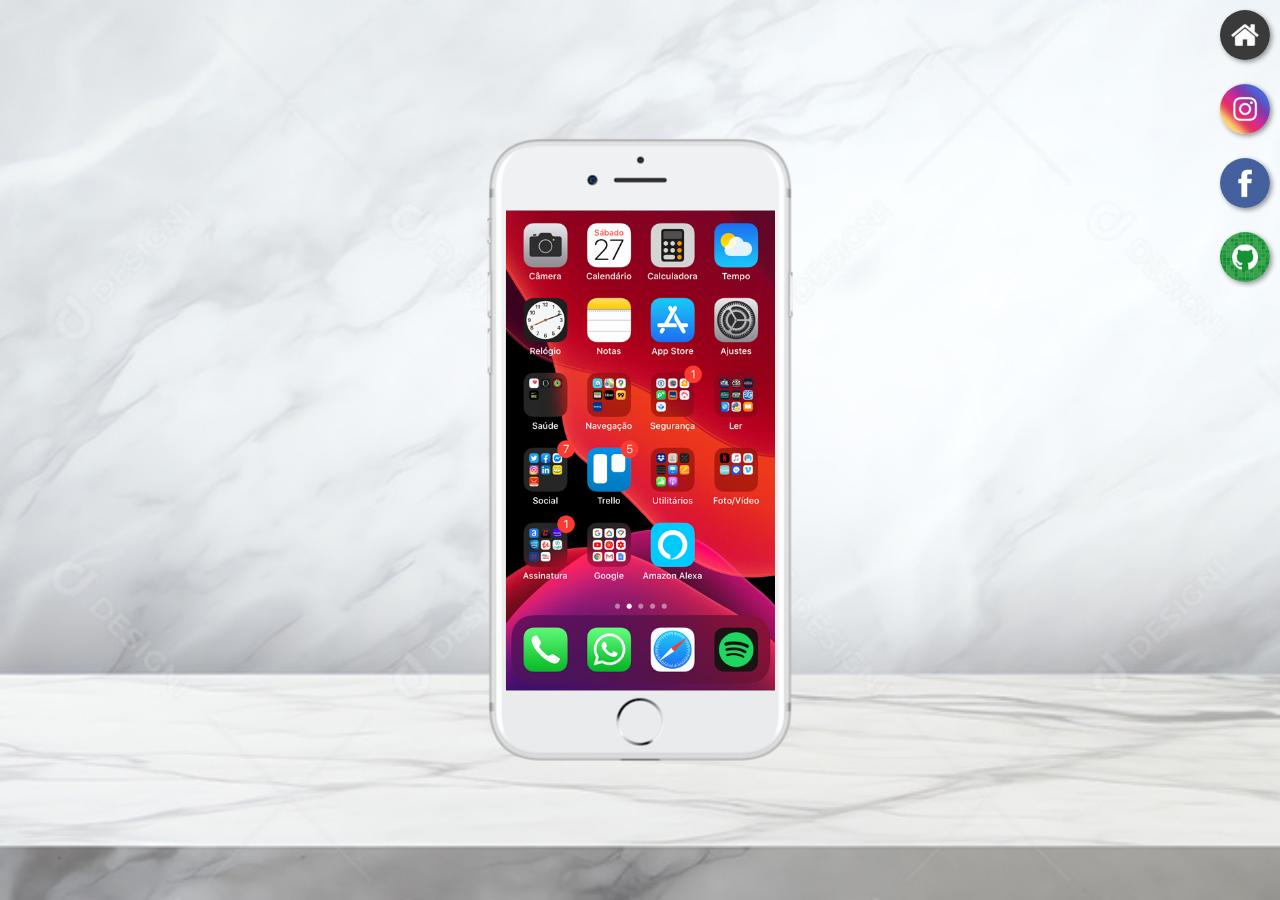
<file: index.html>
<!DOCTYPE html>
<html lang="pt-br">
<head>
    <meta charset="UTF-8">
    <meta name="viewport" content="width=device-width, initial-scale=1.0">
    <title>Projetos Redes Sociais</title>
    <link rel="shortcut icon" href="favicon.ico" type="image/x-icon">
    <link rel="stylesheet" href="estilos/style.css">
    
</head>

<body>
    <main>
        <section id="telefone">
            <iframe src="home.html" name="tela" id="tela">
                Seu navegar não possui compatibilidade com iframes.
            </iframe>

        </section>
        <section id="redes-sociais">
            <a href="#" target="tela"><img src="imagens/logo-home.jpg" alt=""></a><br>

            <a href="#" target="tela"><img src="imagens/logo-instagram.jpg" alt=""></a><br>

            <a href="#" target="tela"><img src="imagens/logo-facebook.jpg" alt=""></a><br>
            
            <a href="#" target="tela"><img src="imagens/logo-github.jpg" alt=""></a><br>

        </section>

    </main>
</body>
</html>
</file>
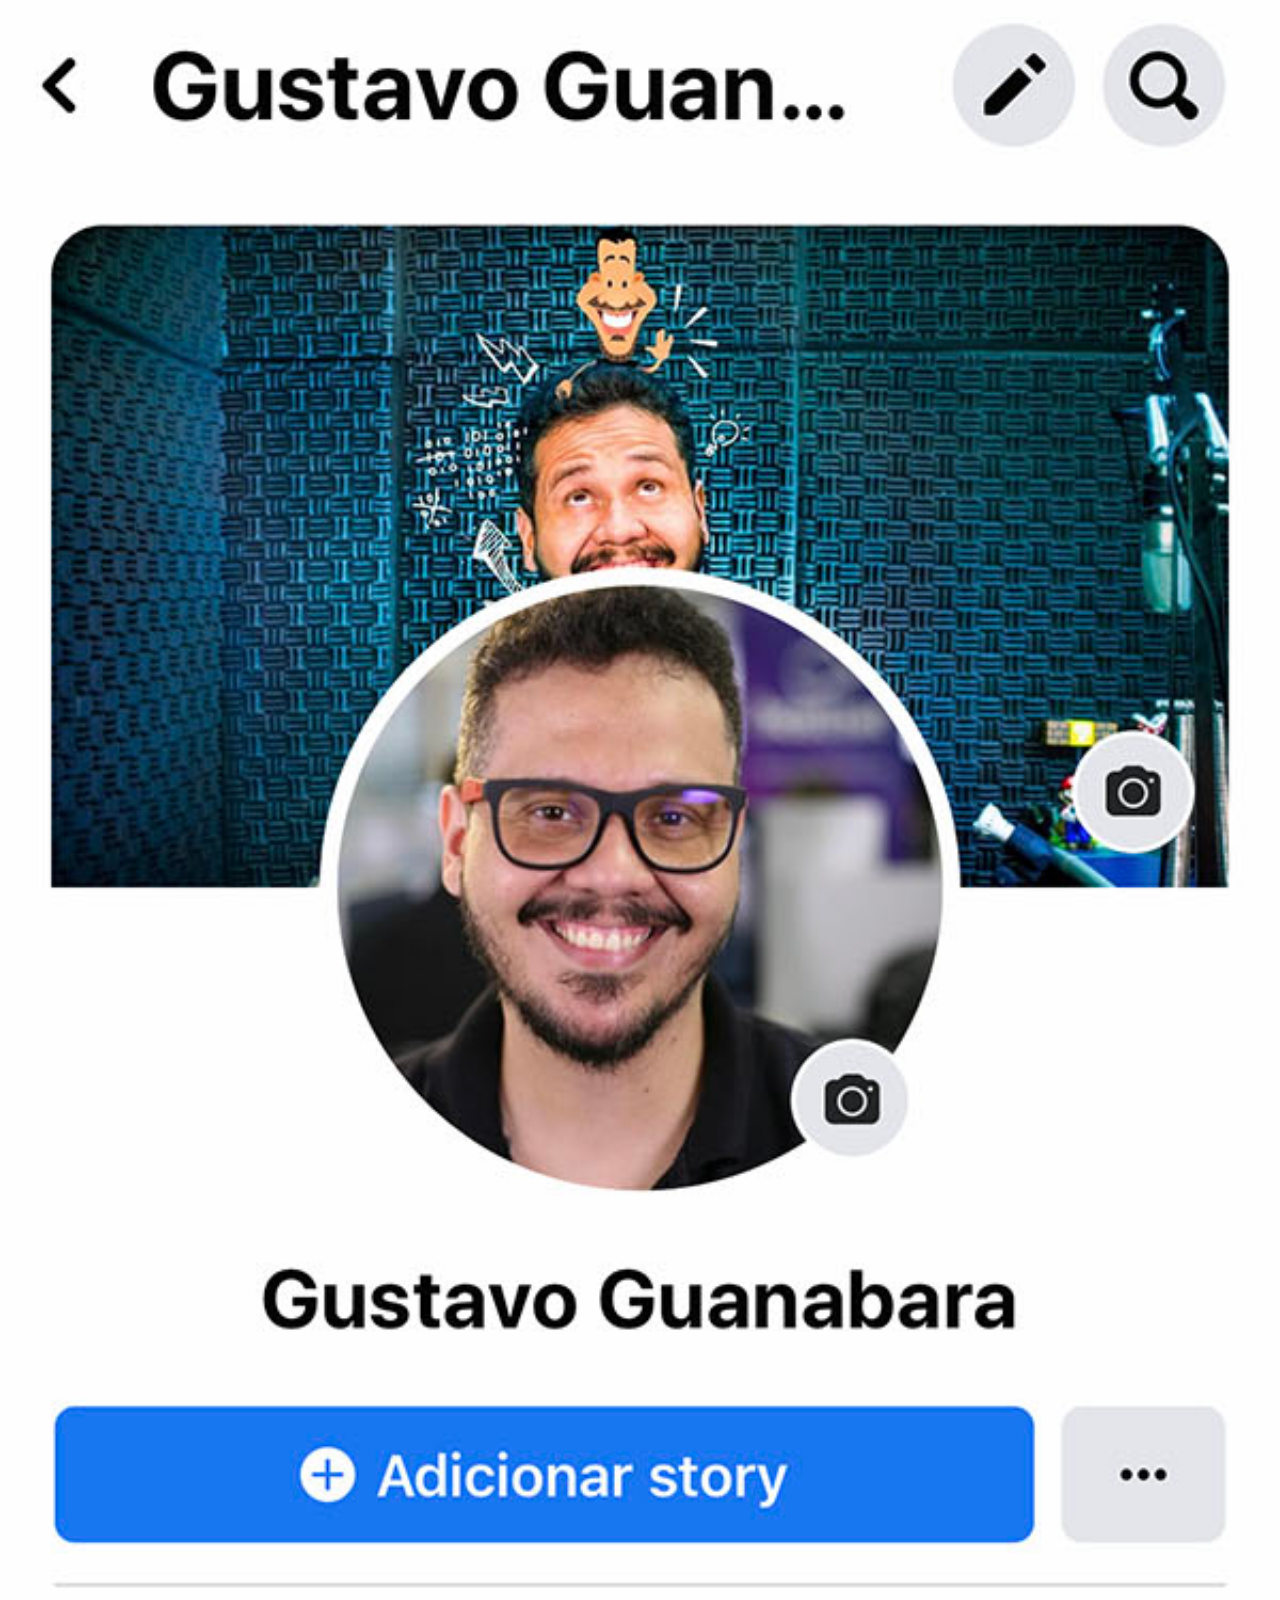
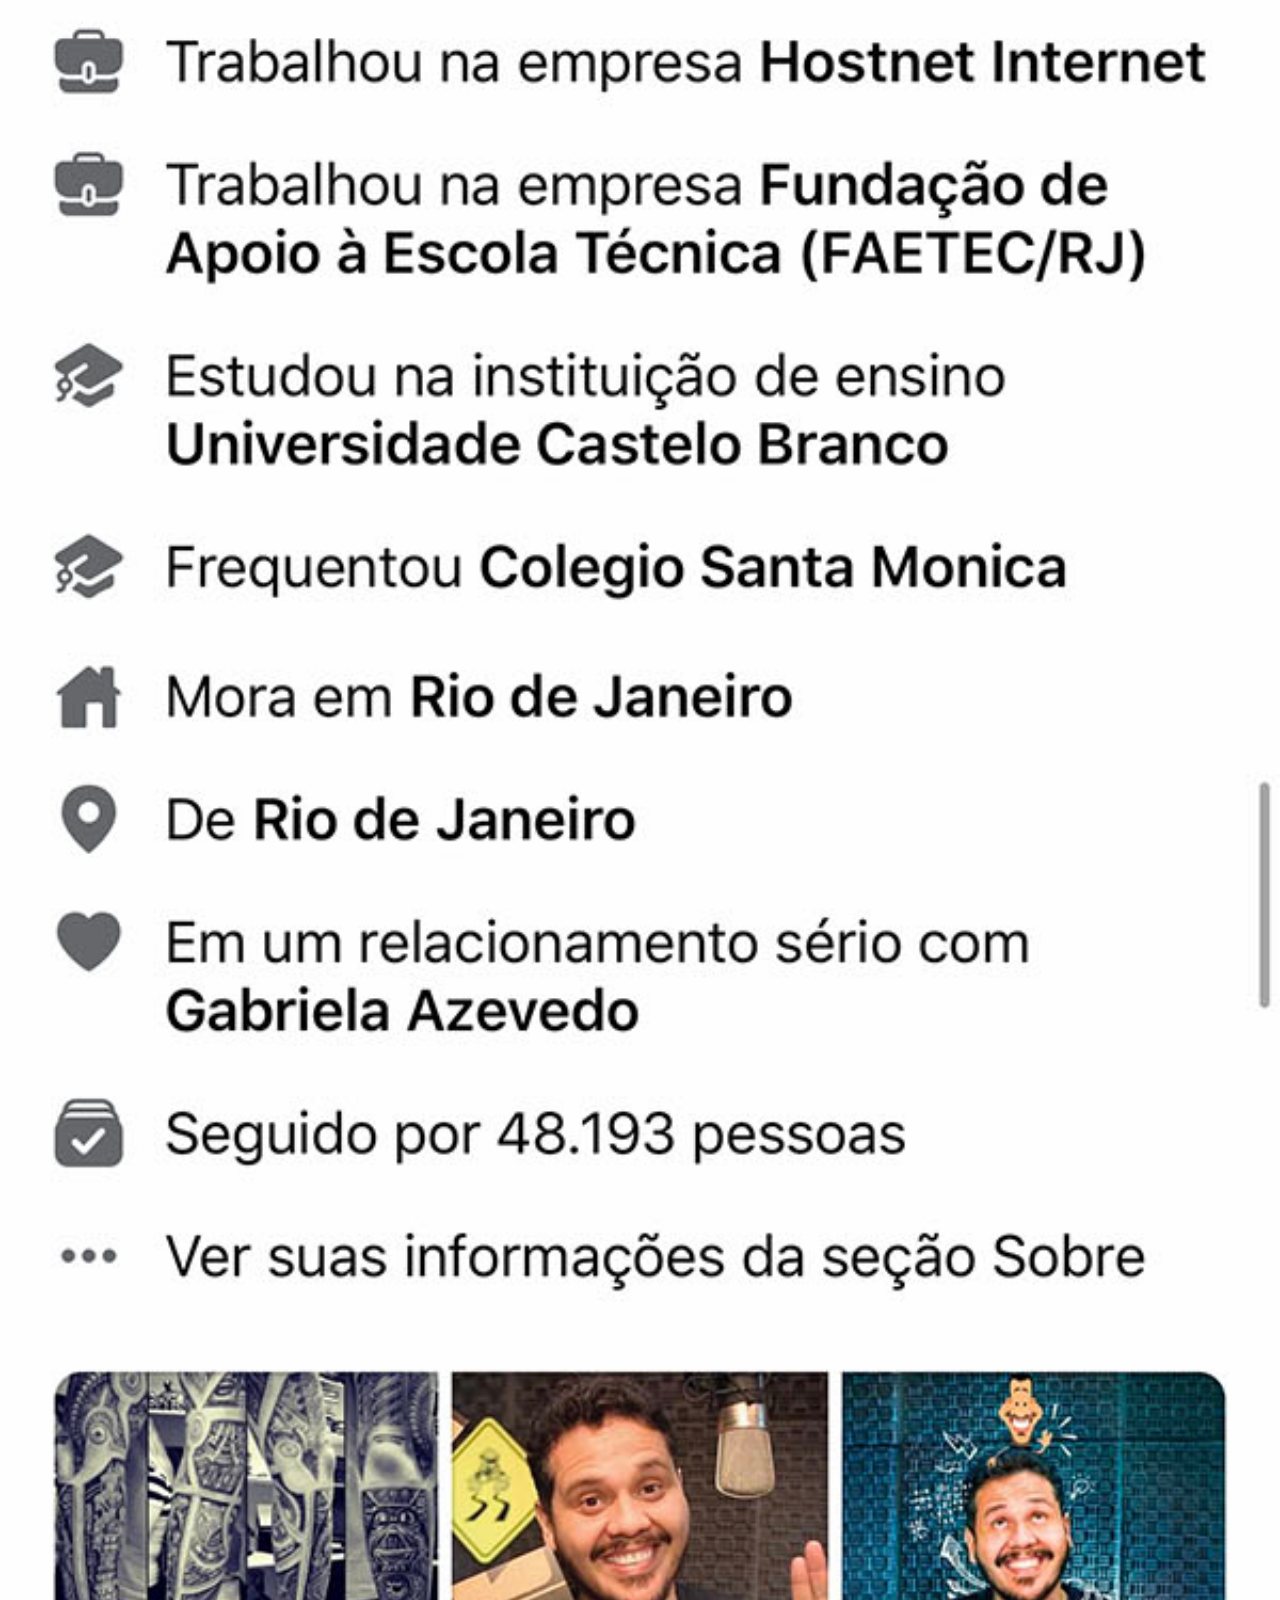
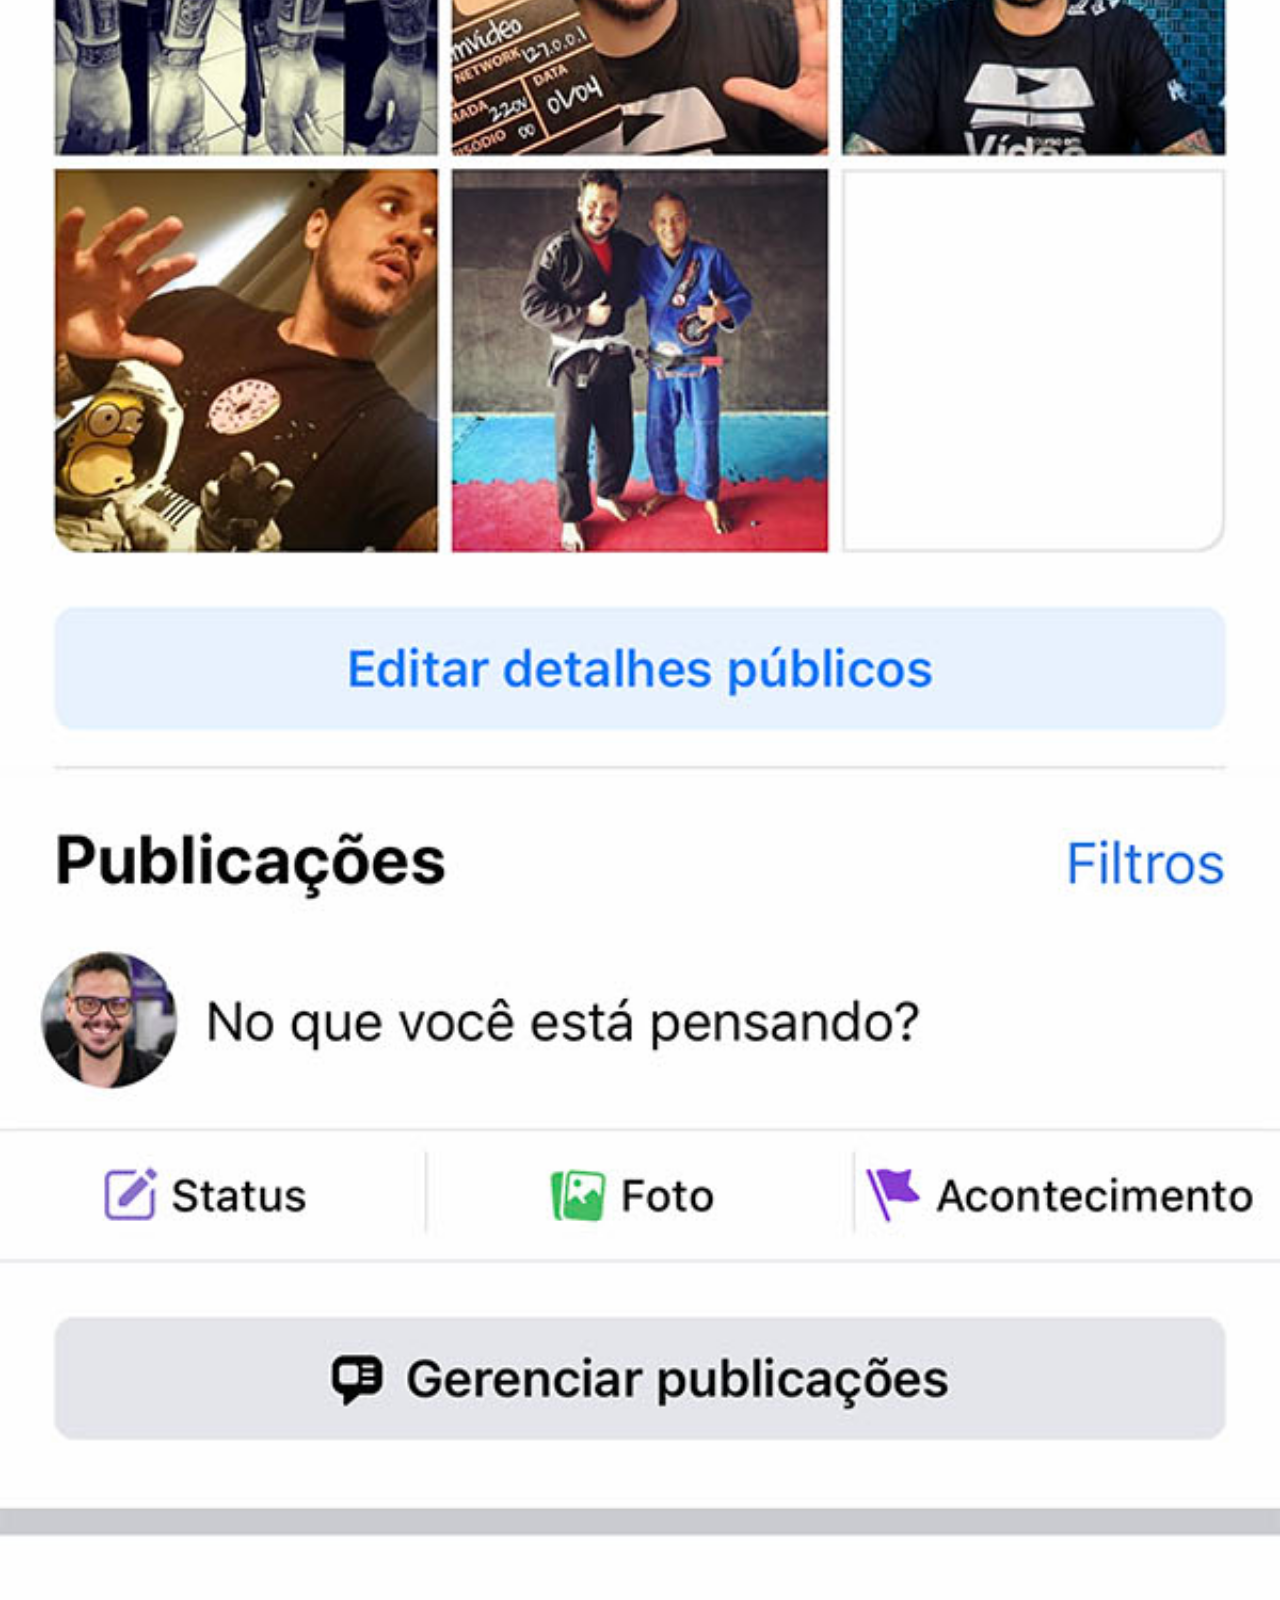
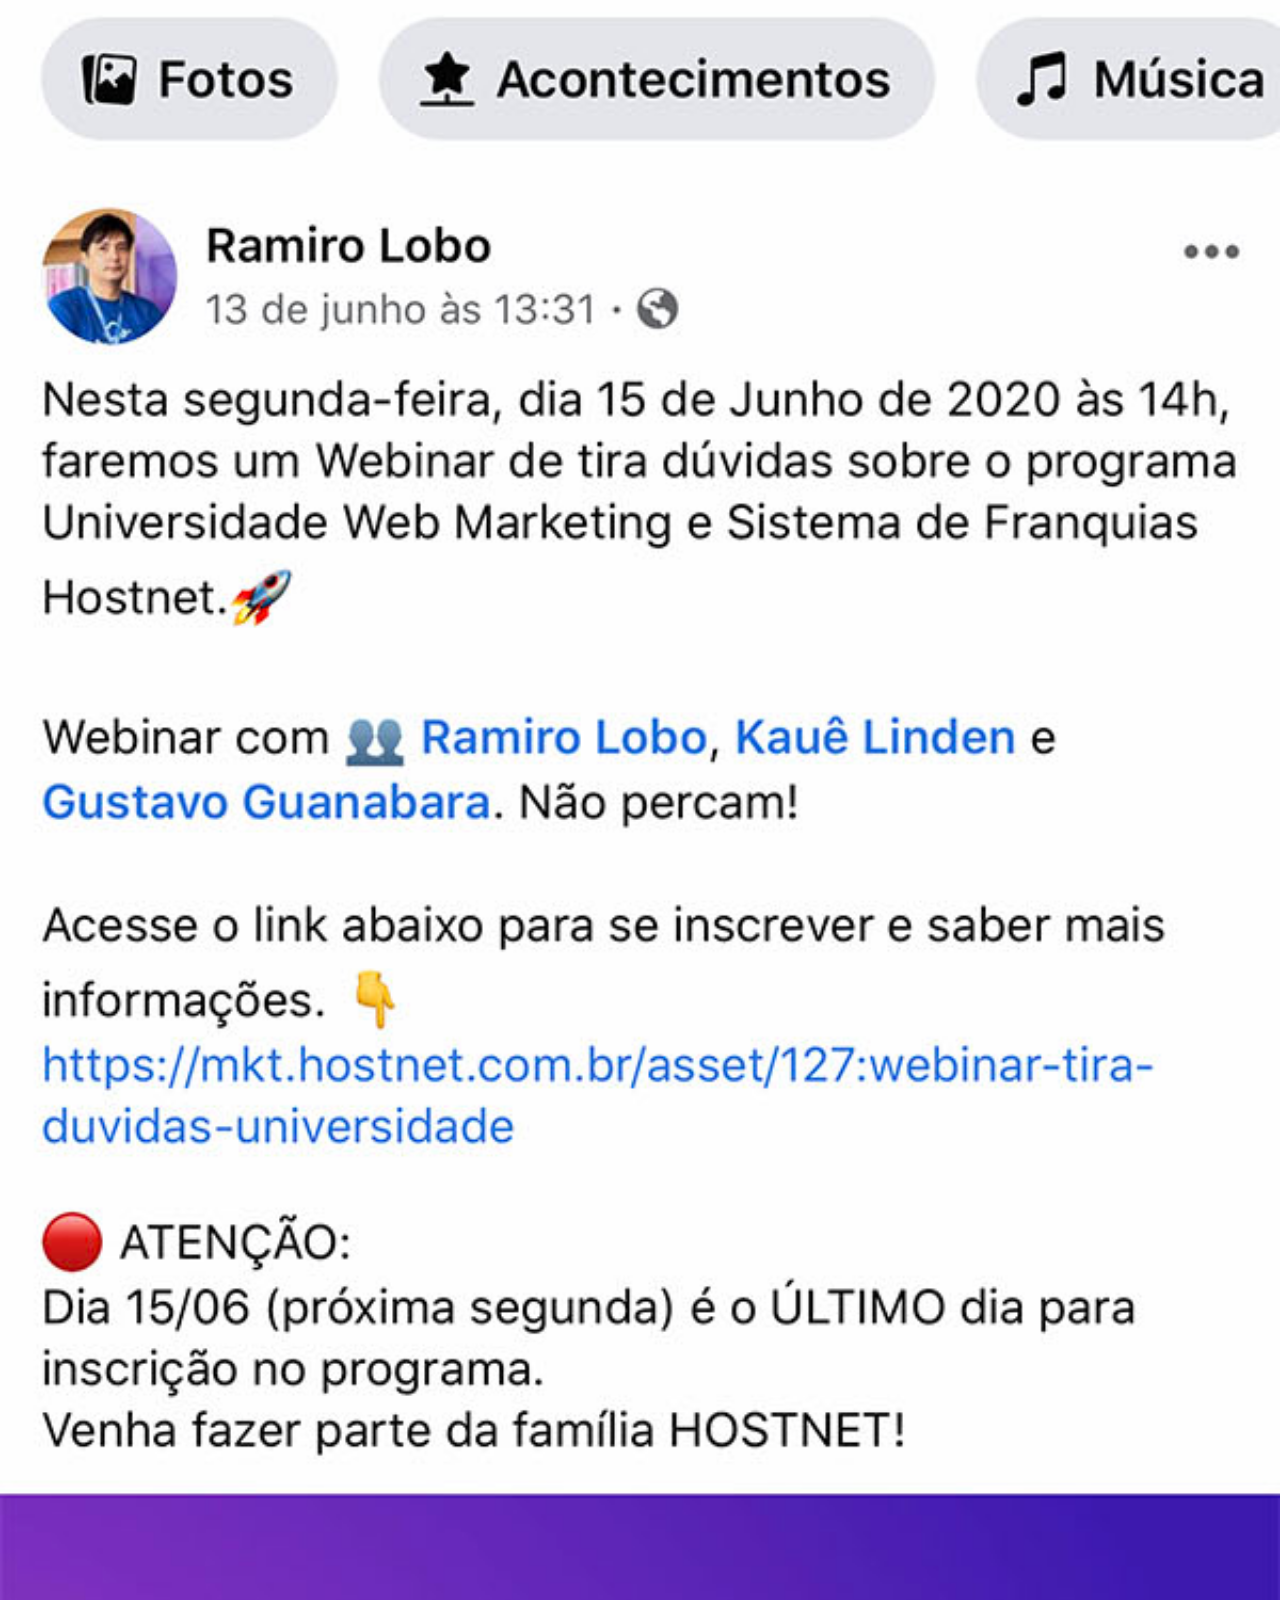
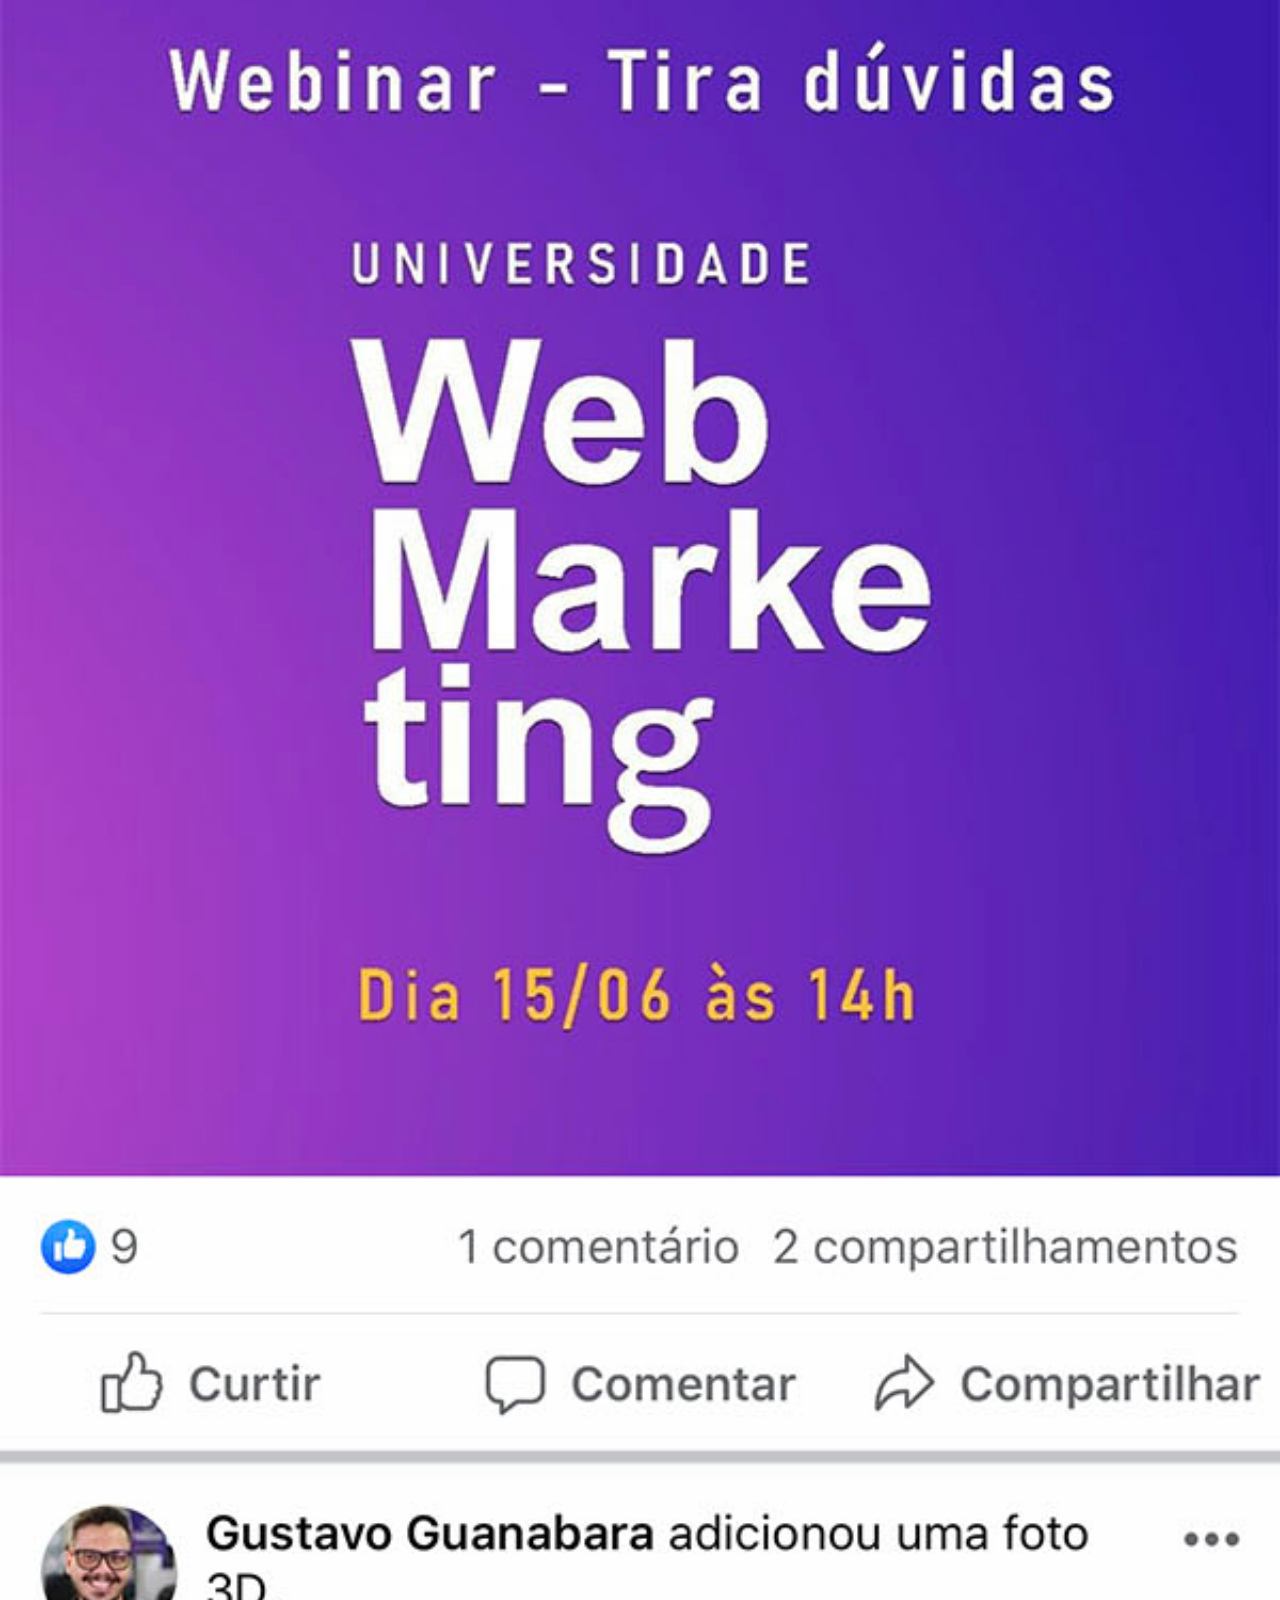
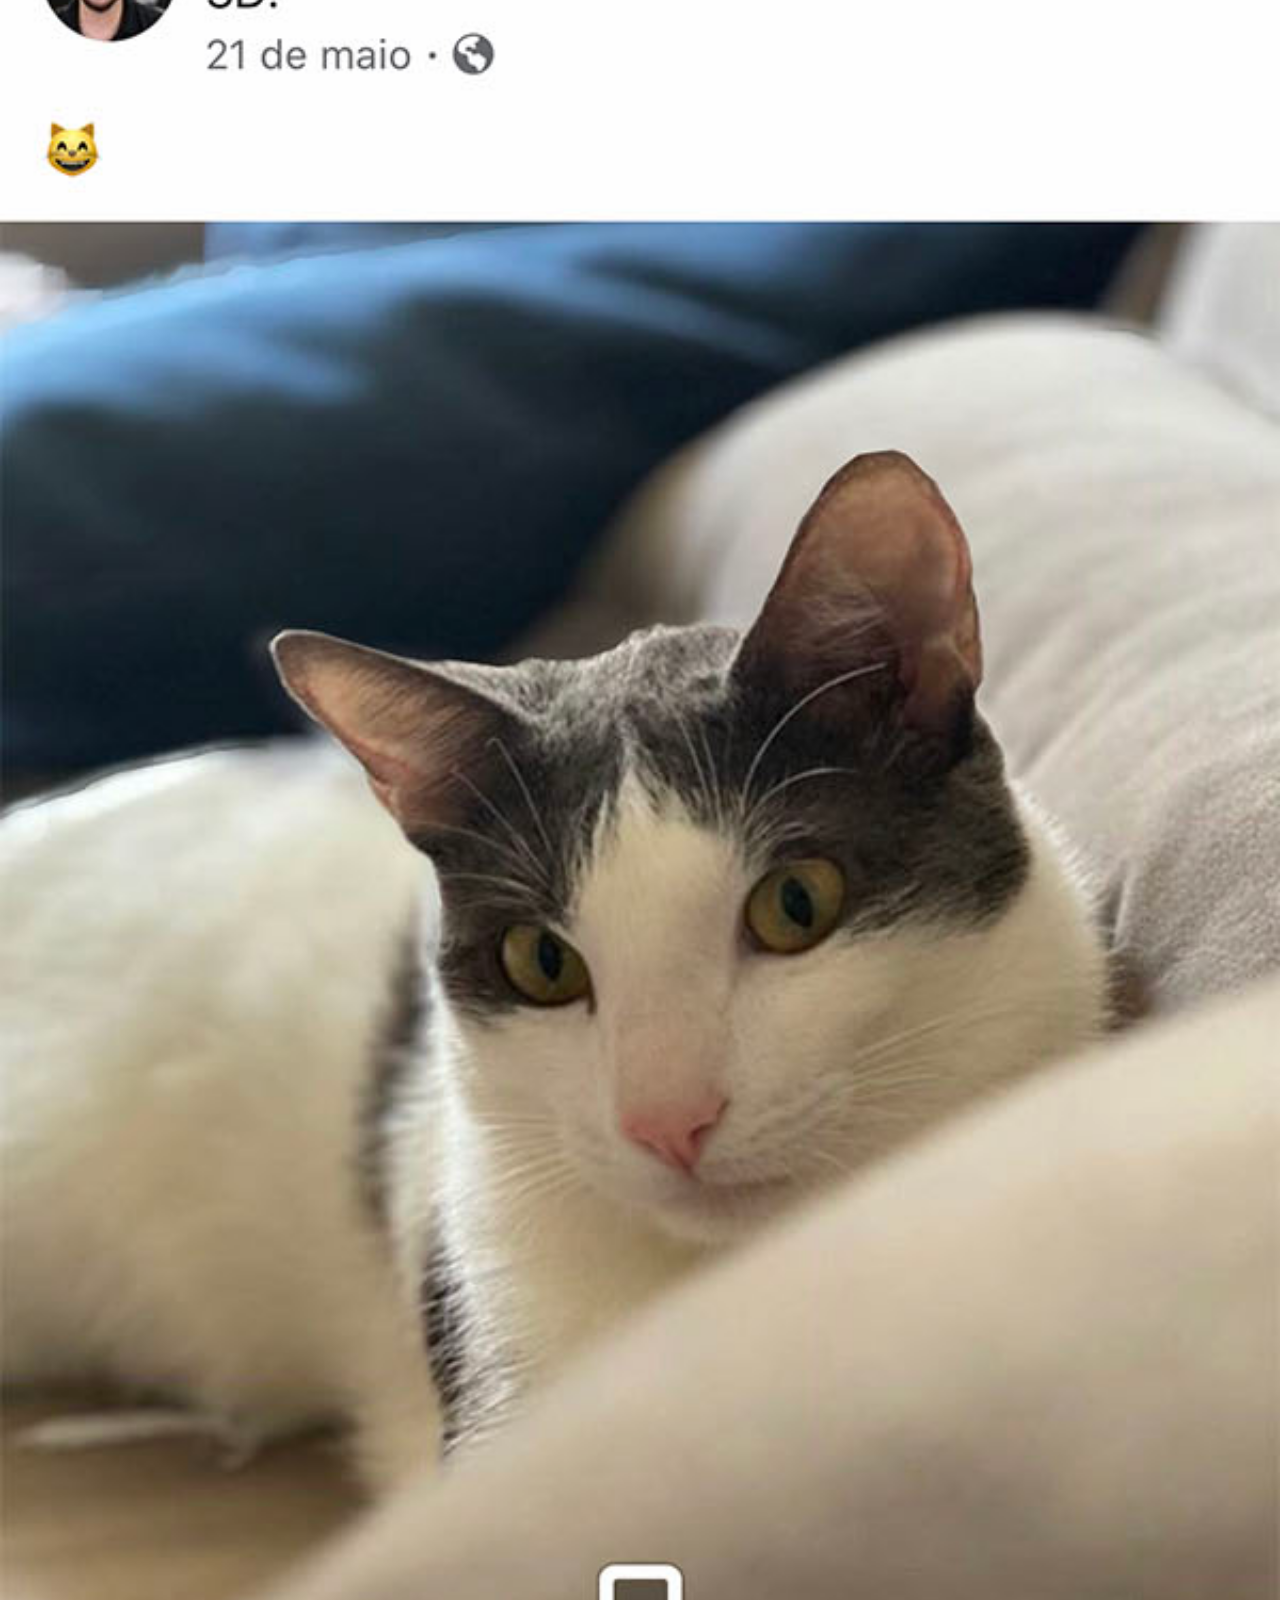
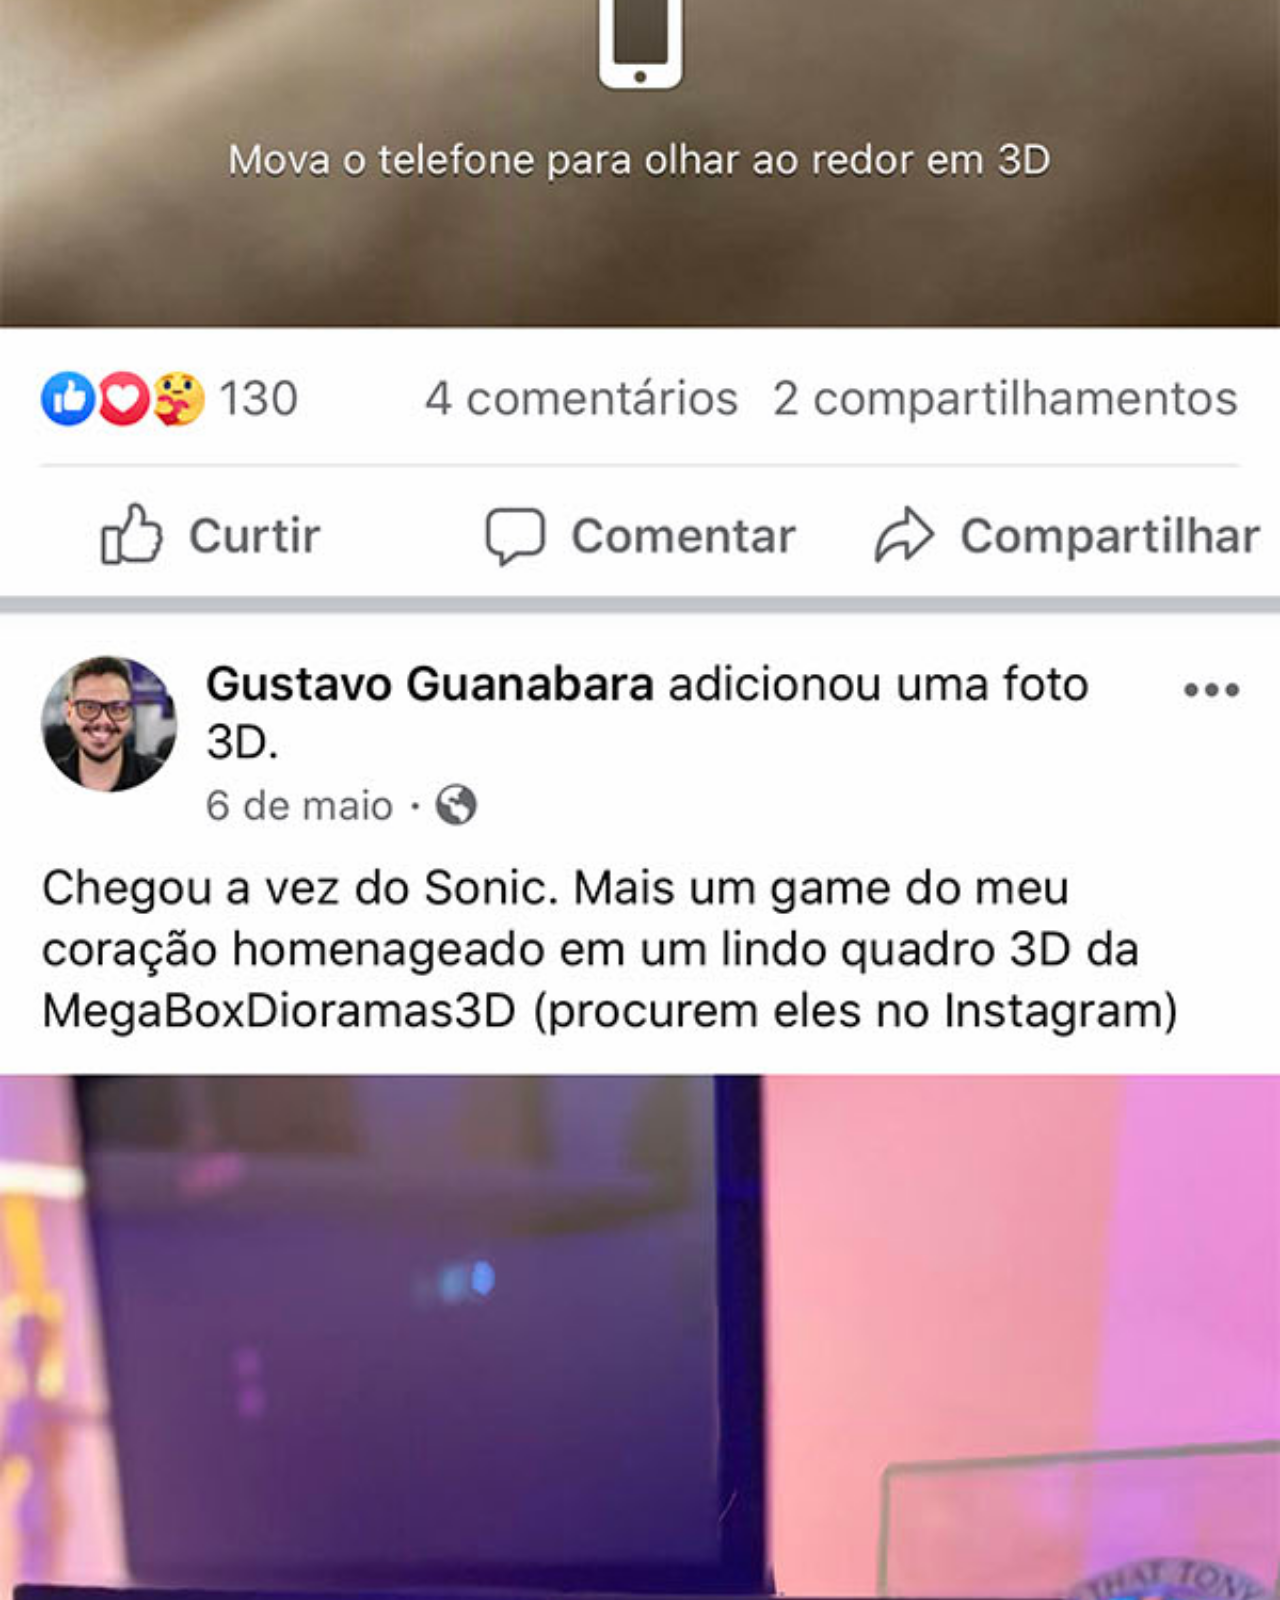
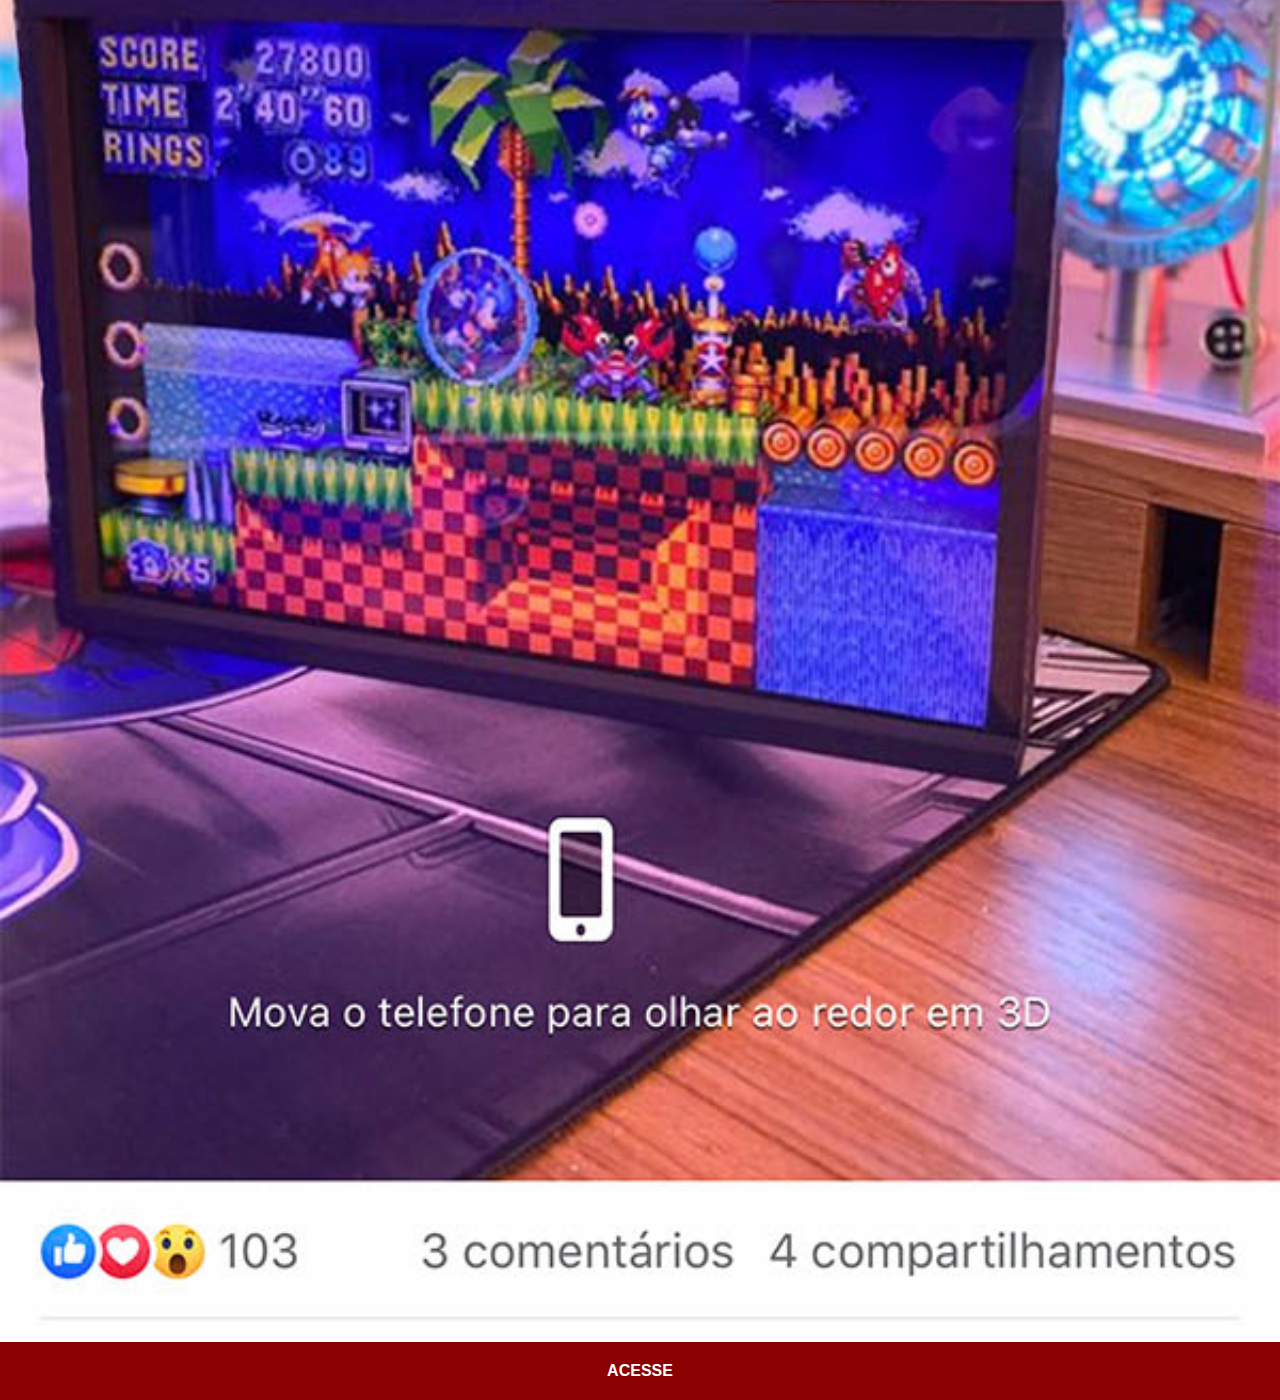
<file: facebook.html>
<!DOCTYPE html>
<html lang="pt-br">
<head>
    <meta charset="UTF-8">
    <meta name="viewport" content="width=device-width, initial-scale=1.0">
    <title>Facebook</title>
    <link rel="stylesheet" href="estilos/social.css">
</head>
<body>
    <img src="imagens/tela-facebook.jpg" alt="Facebook Bárbara"><a href="https://www.facebook.com/barbara.valeska/" target="_blank">ACESSE</a>
</body>
</html>
</file>
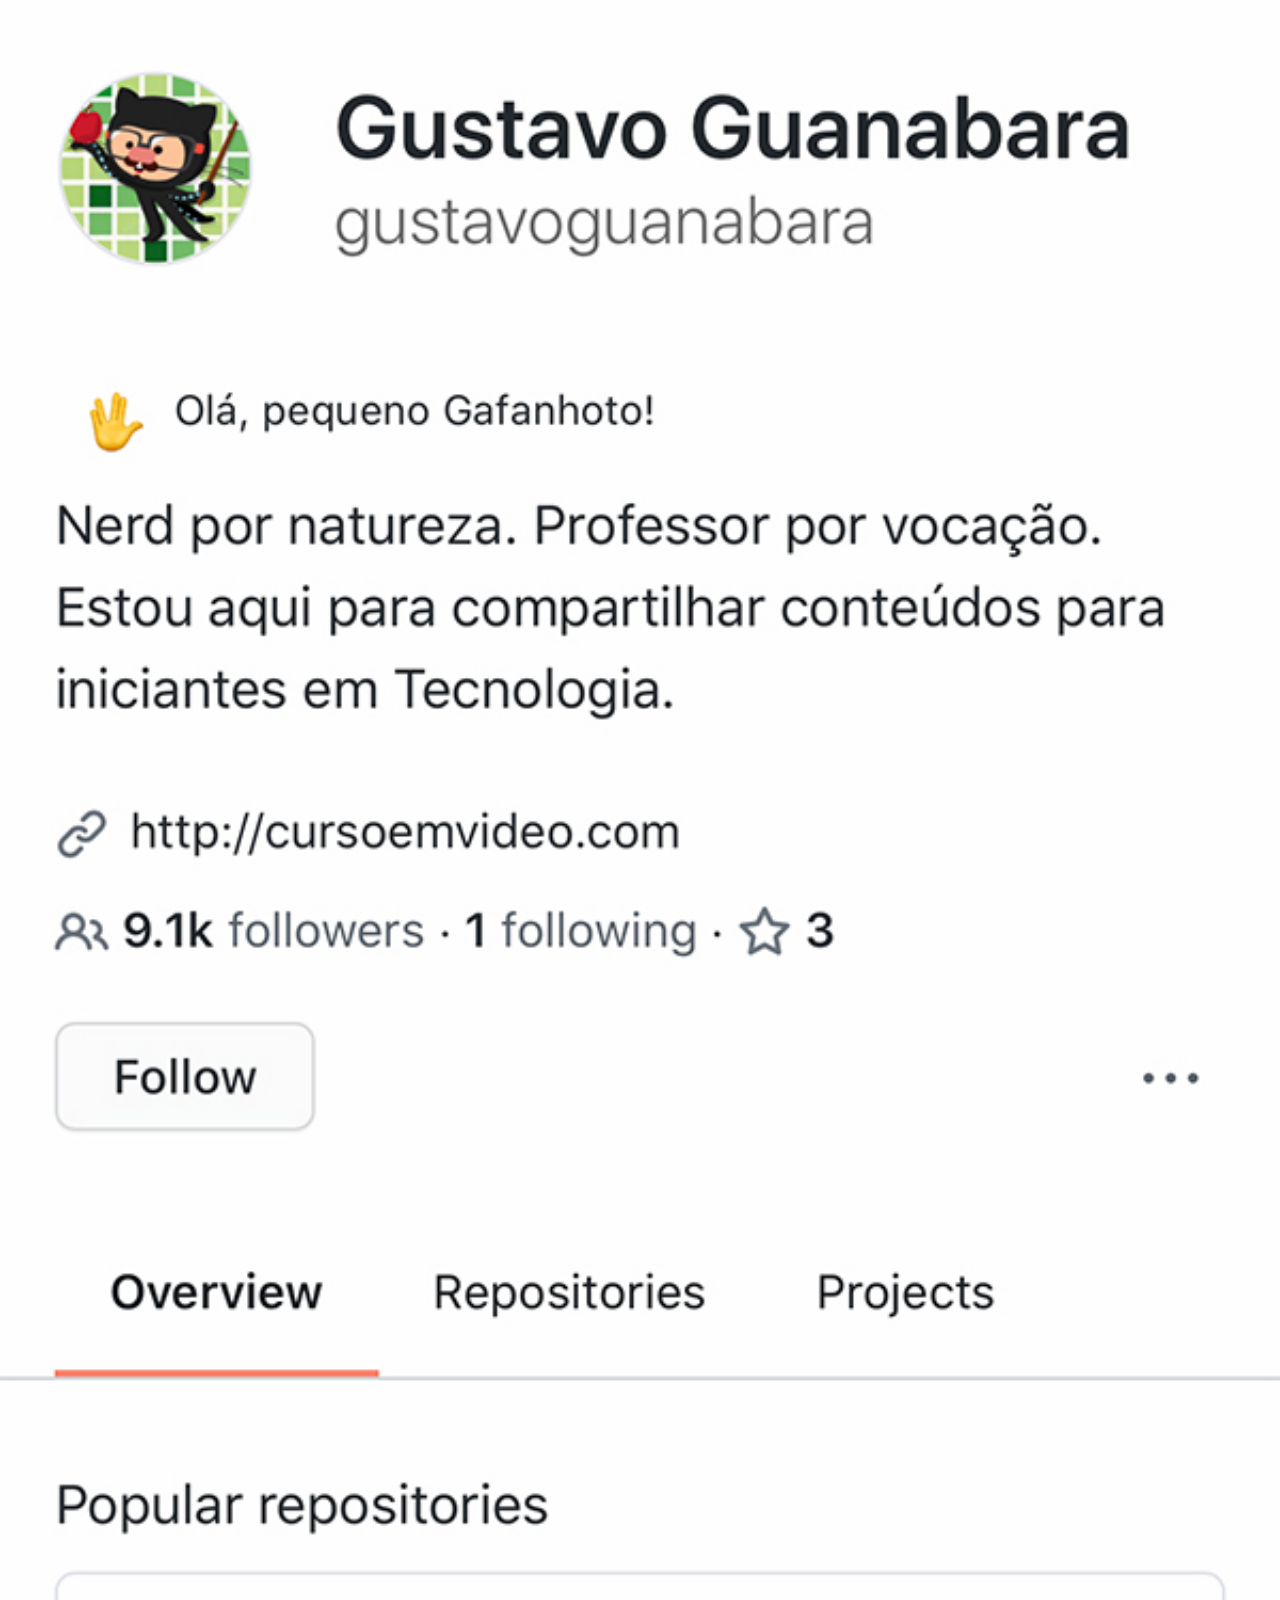
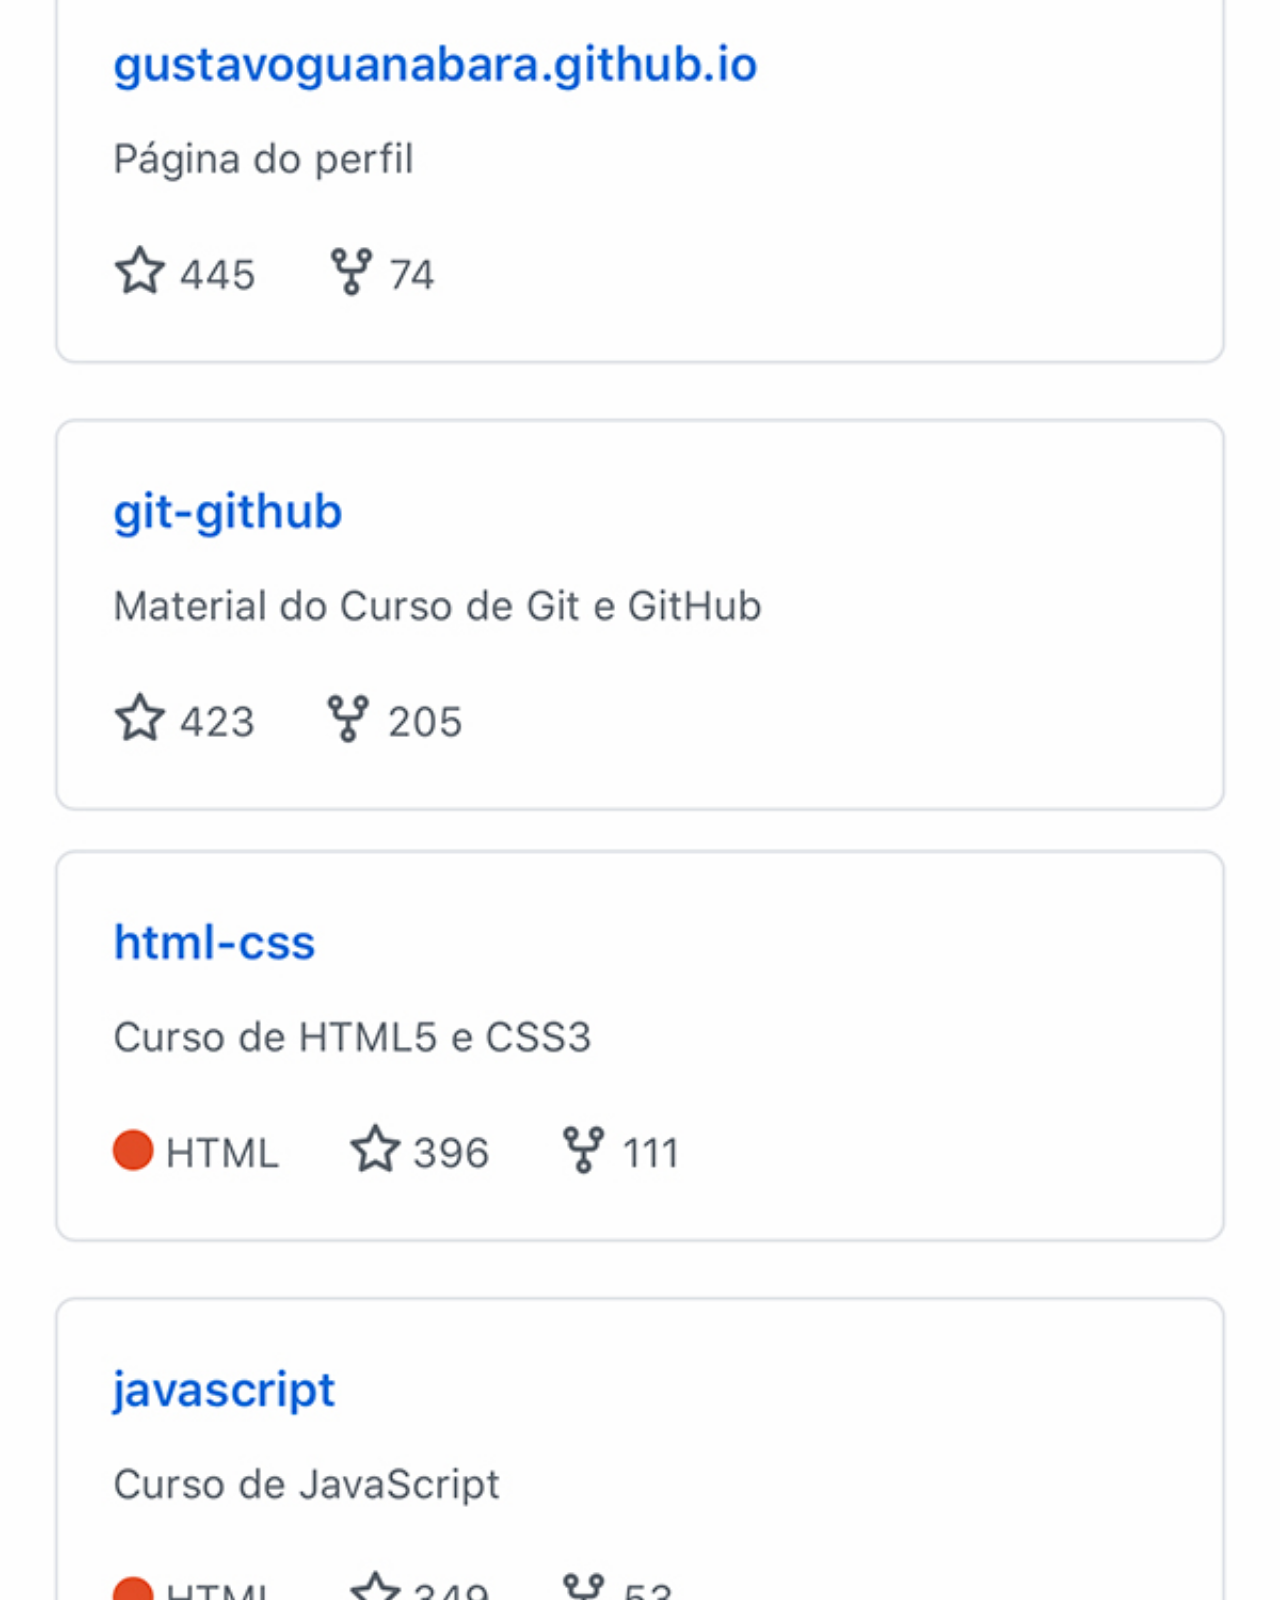
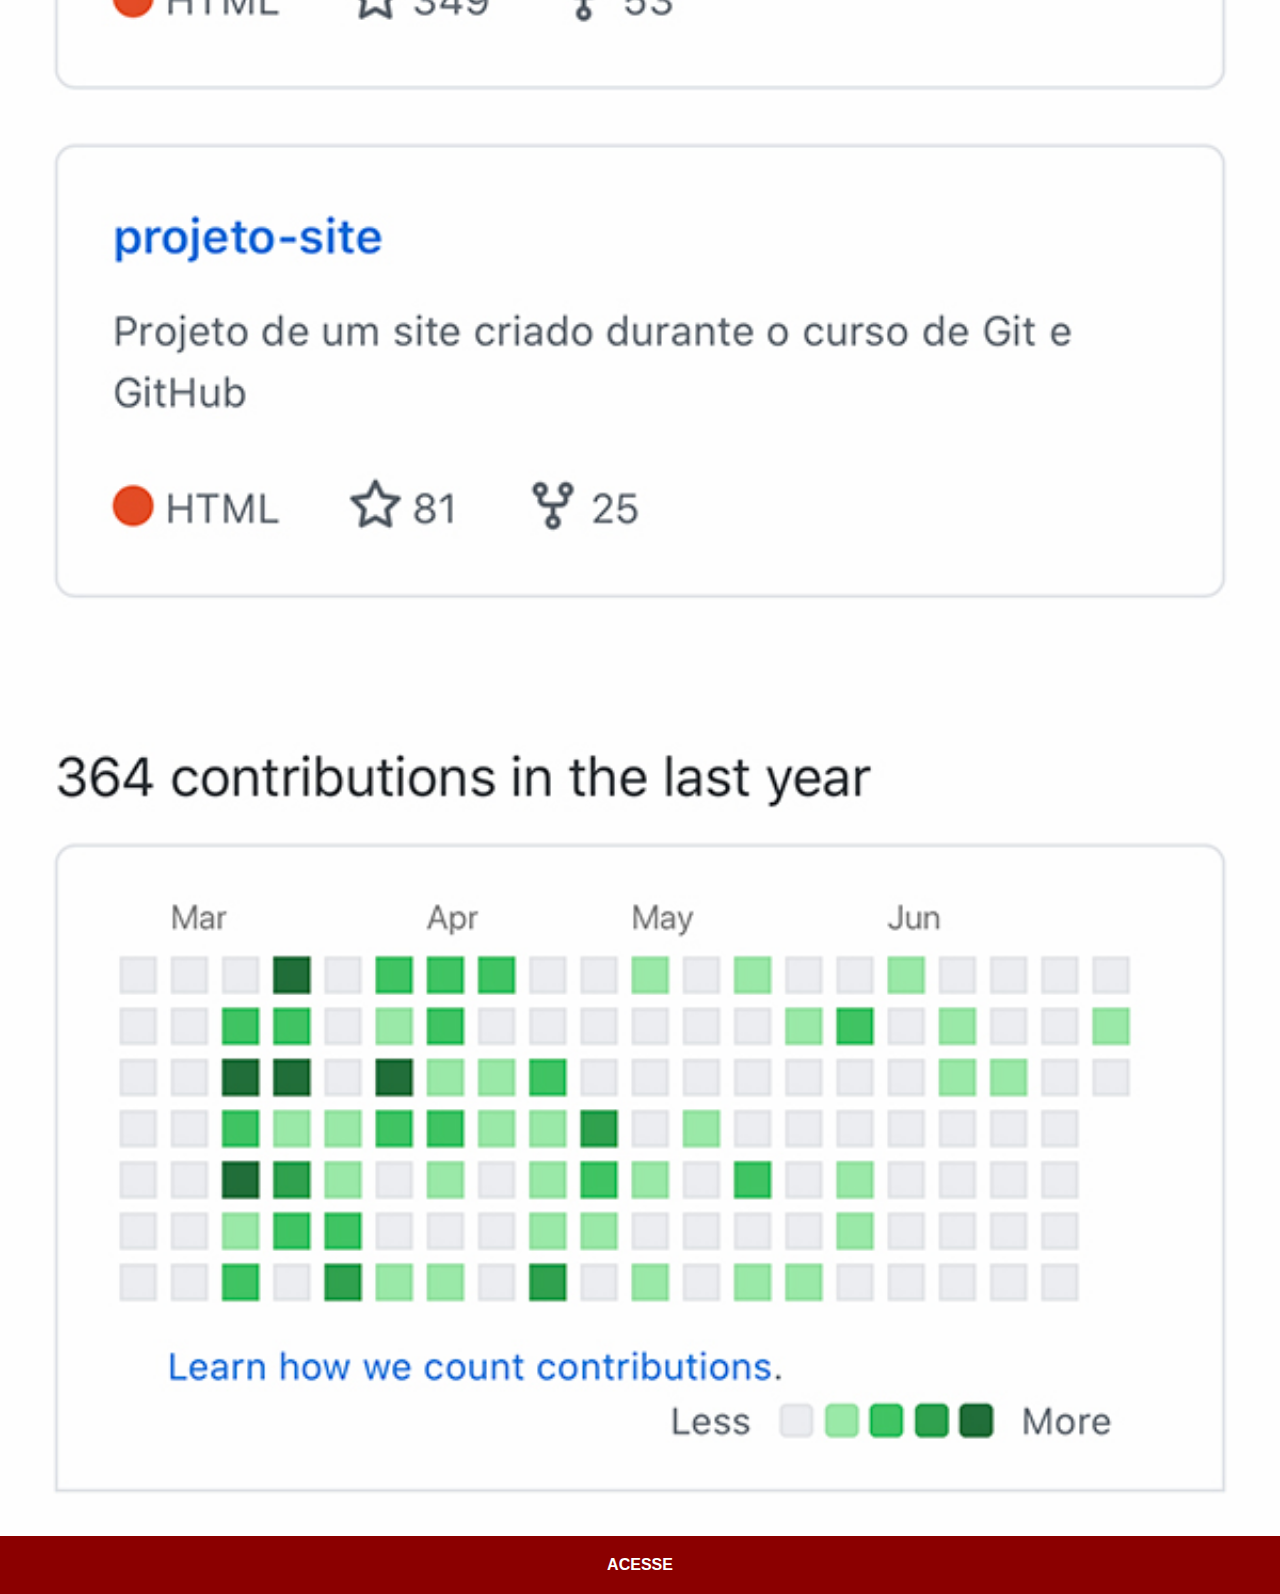
<file: github.html>
<!DOCTYPE html>
<html lang="pt-br">
<head>
    <meta charset="UTF-8">
    <meta name="viewport" content="width=device-width, initial-scale=1.0">
    <title>Github</title>
    <link rel="stylesheet" href="estilos/social.css">
</head>
<body>
    <img src="imagens/tela-github.jpg" alt="Github Bárbara"><a href="https://github.com/BarbaraDalto/" target="_blank">ACESSE</a>
</body>
</html>
</file>
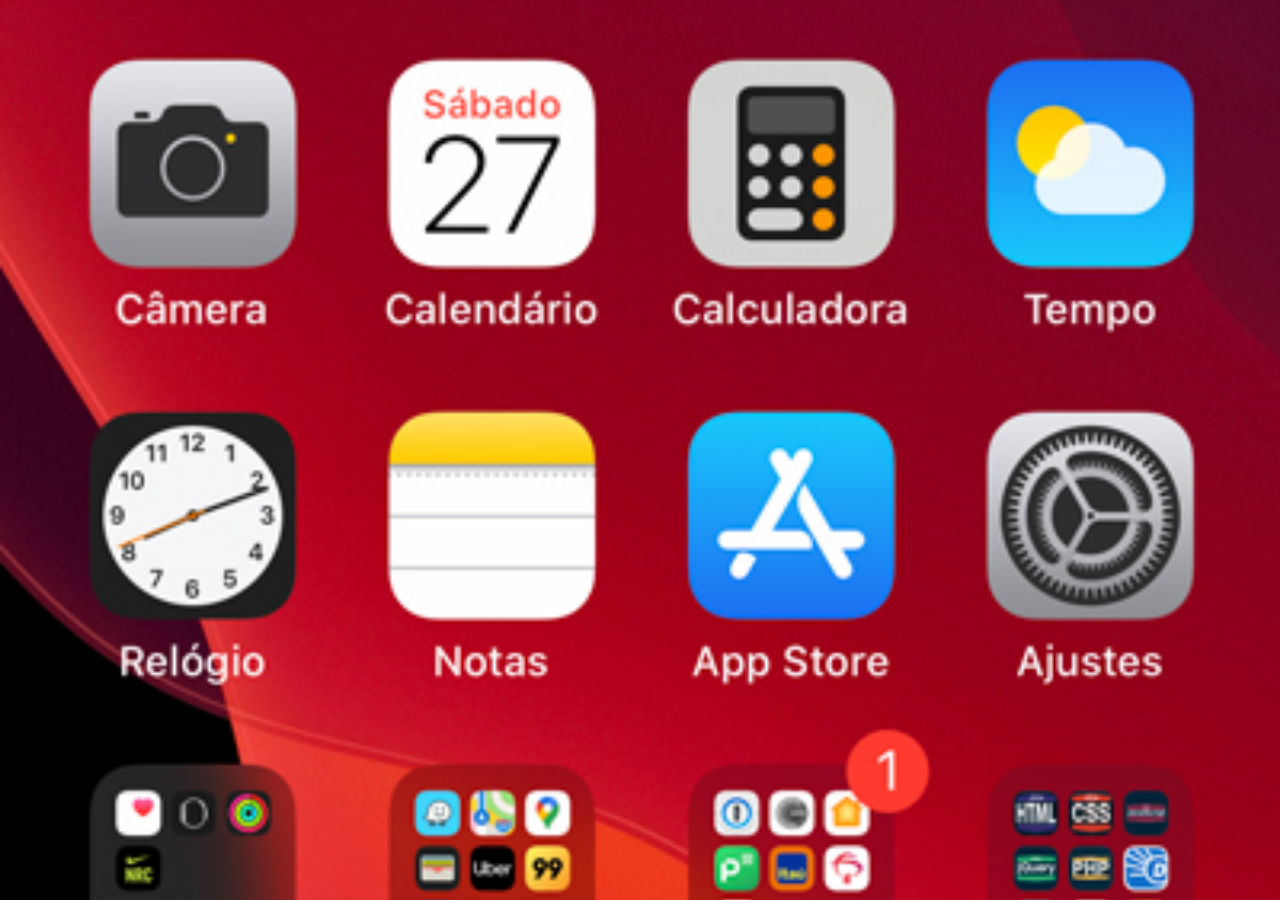
<file: home.html>
<!DOCTYPE html>
<html lang="pt-br">
<head>
    <meta charset="UTF-8">
    <meta name="viewport" content="width=device-width, initial-scale=1.0">
    <title>Home</title>
</head>
<style>
    * {
        margin: 0;
        padding: 0;
    }
    body {
      width: 100vw;
      height: 100vh;
      background-color: black;
      background-image: url('imagens/tela-home.jpg');
      background-repeat: no-repeat;
      background-position: top center;
      background-size: cover;
    }
</style>
<body>
    
</body>
</html>
</file>
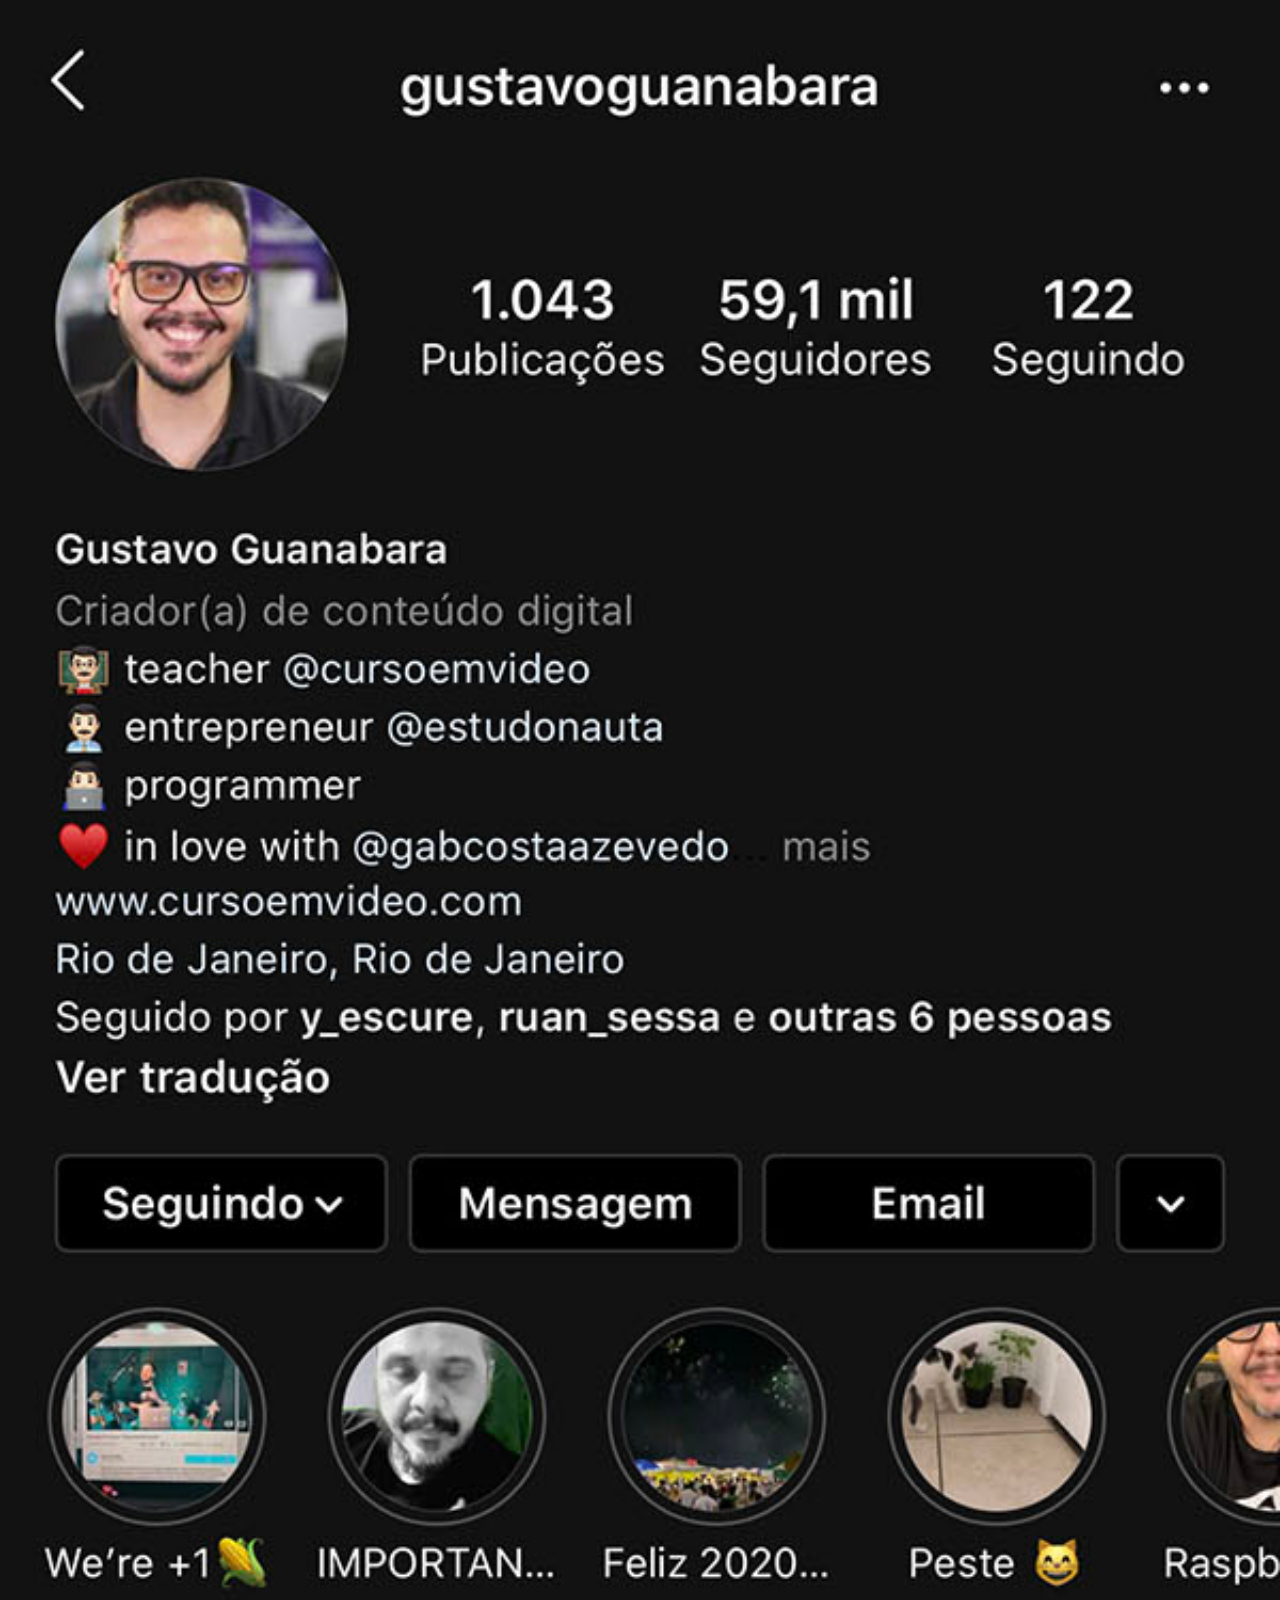
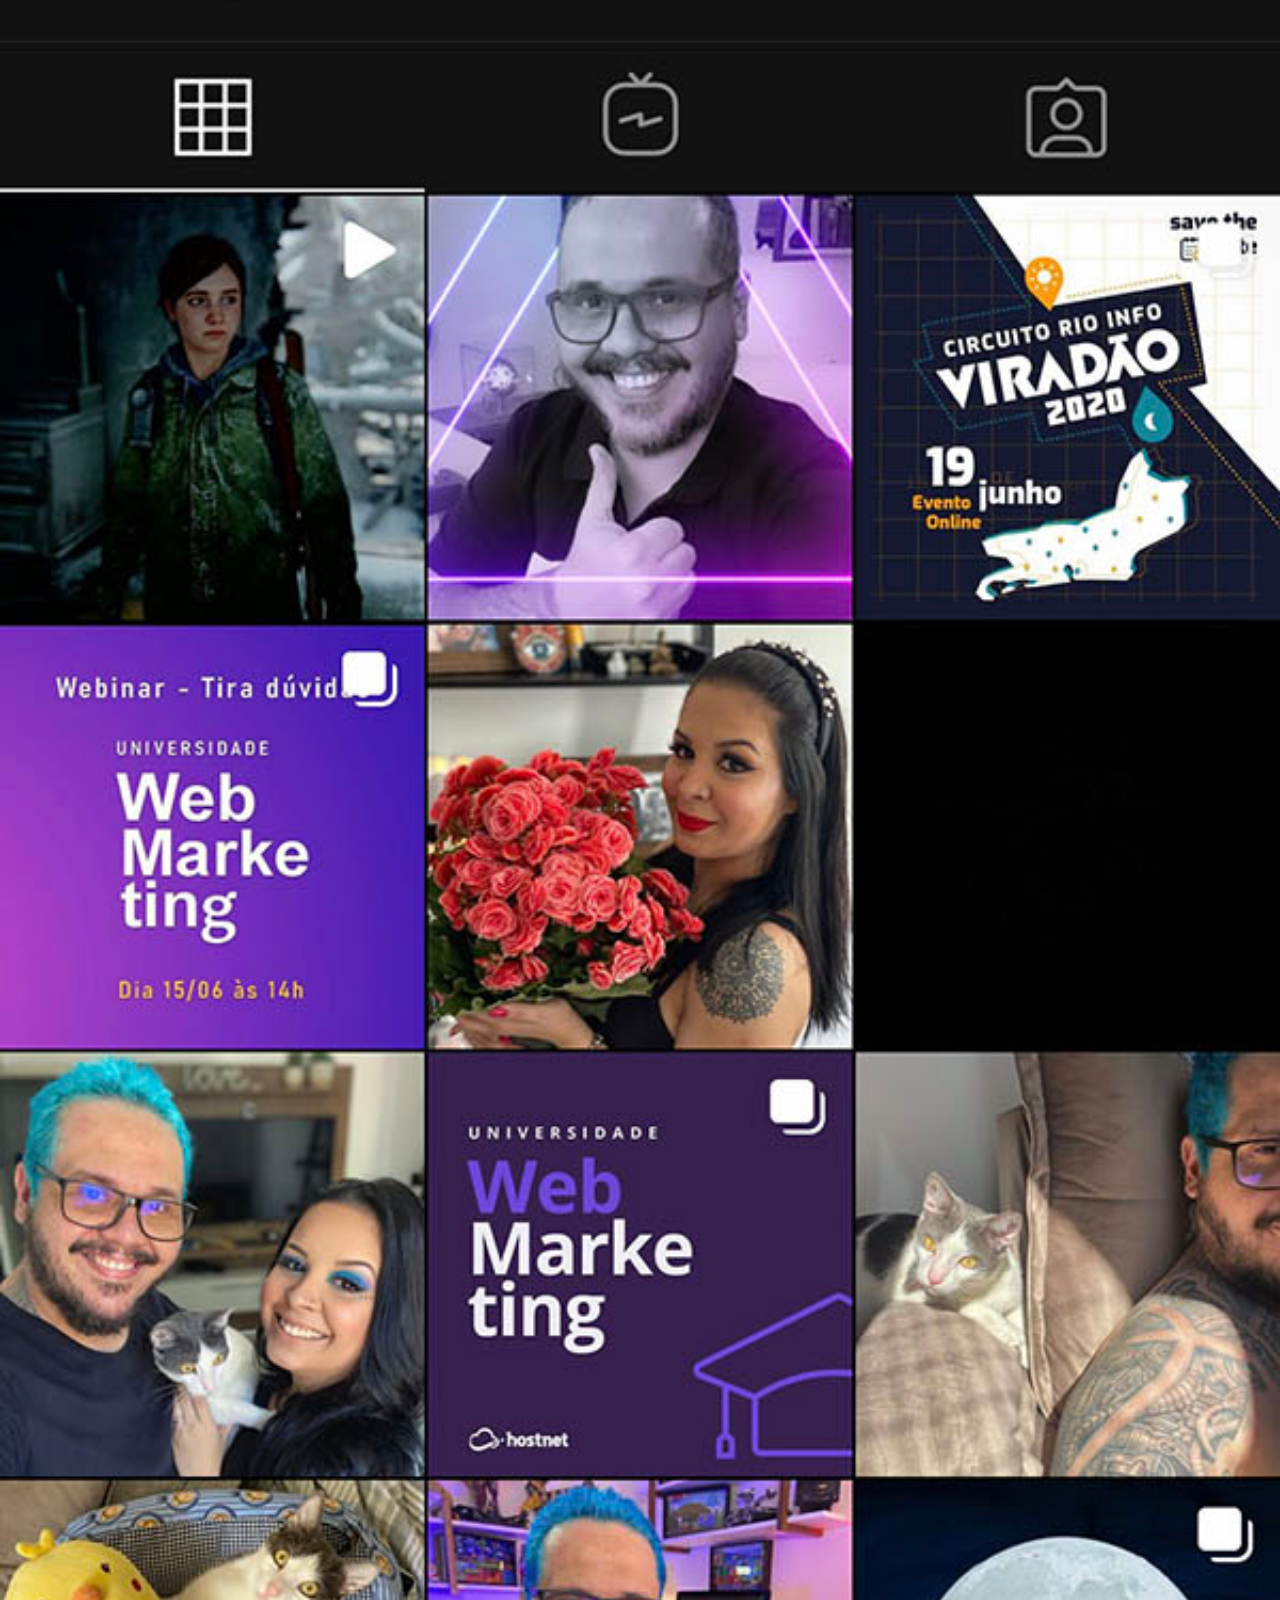
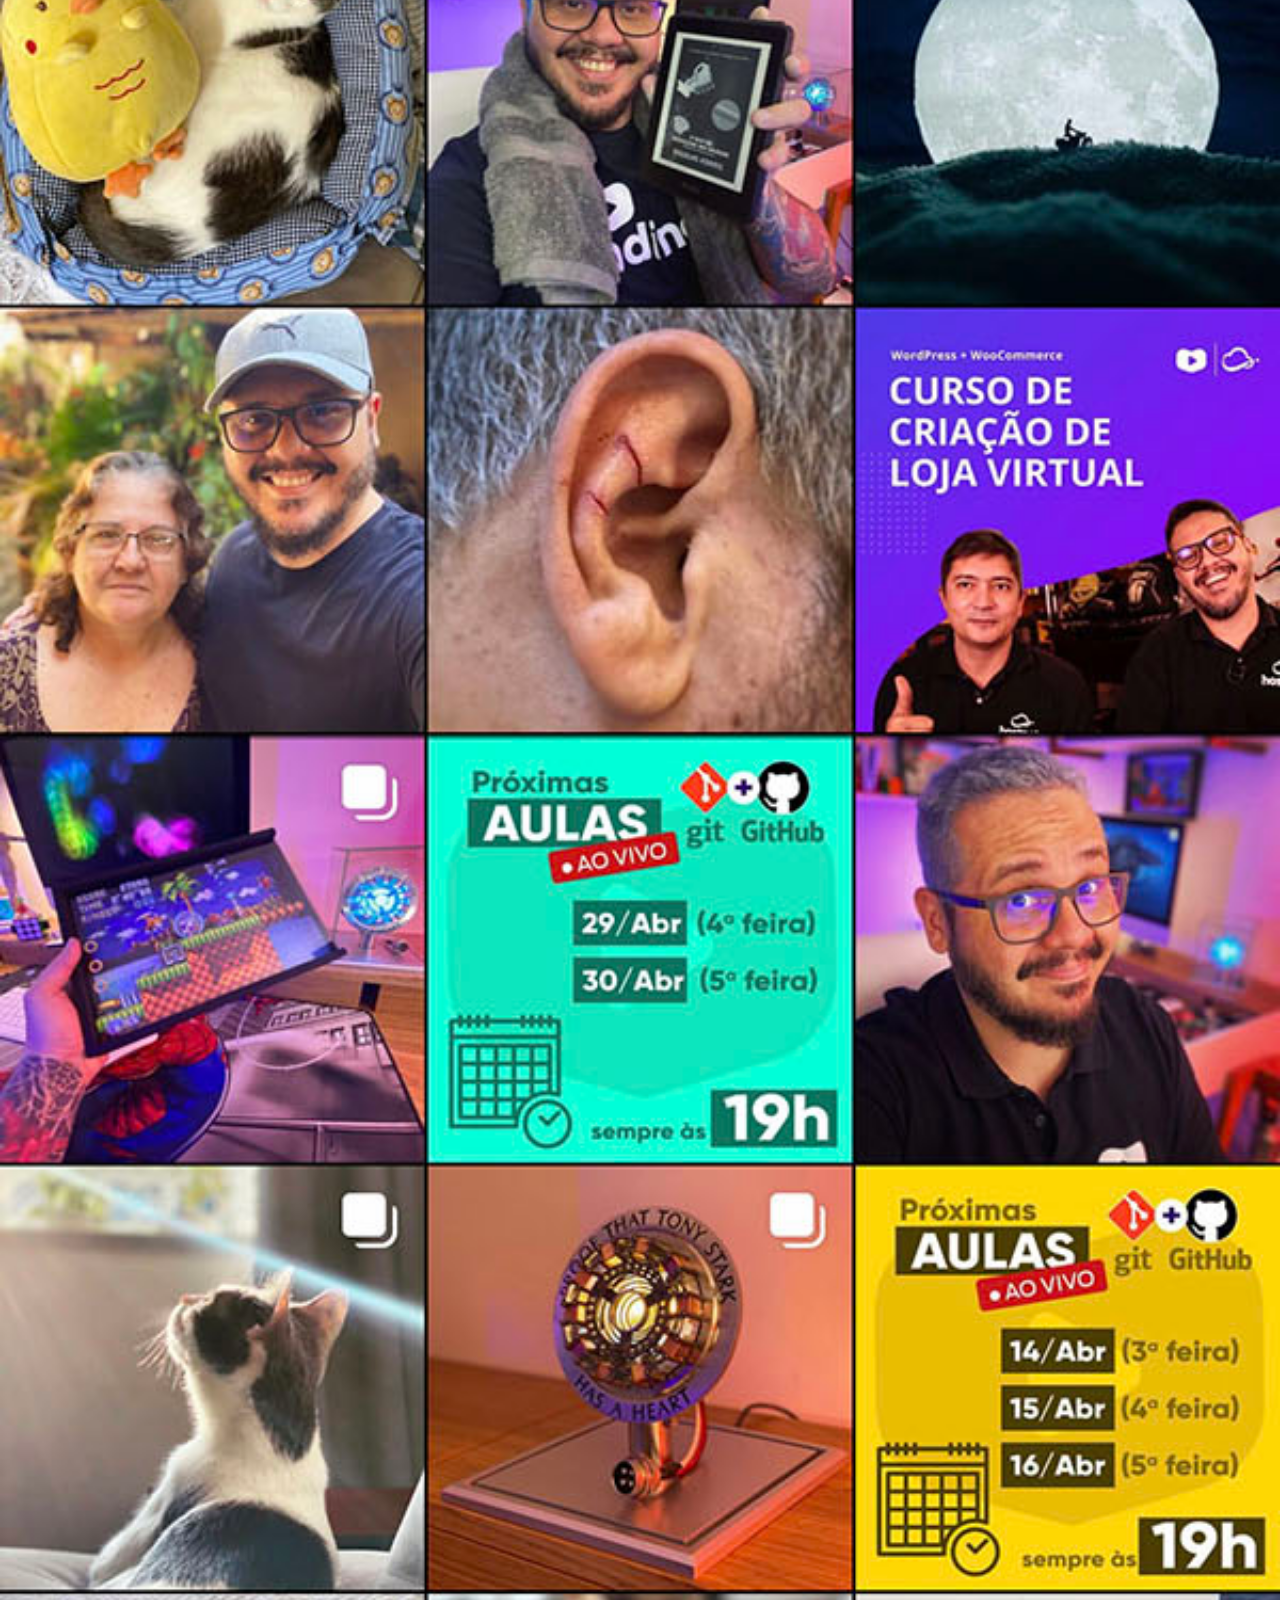
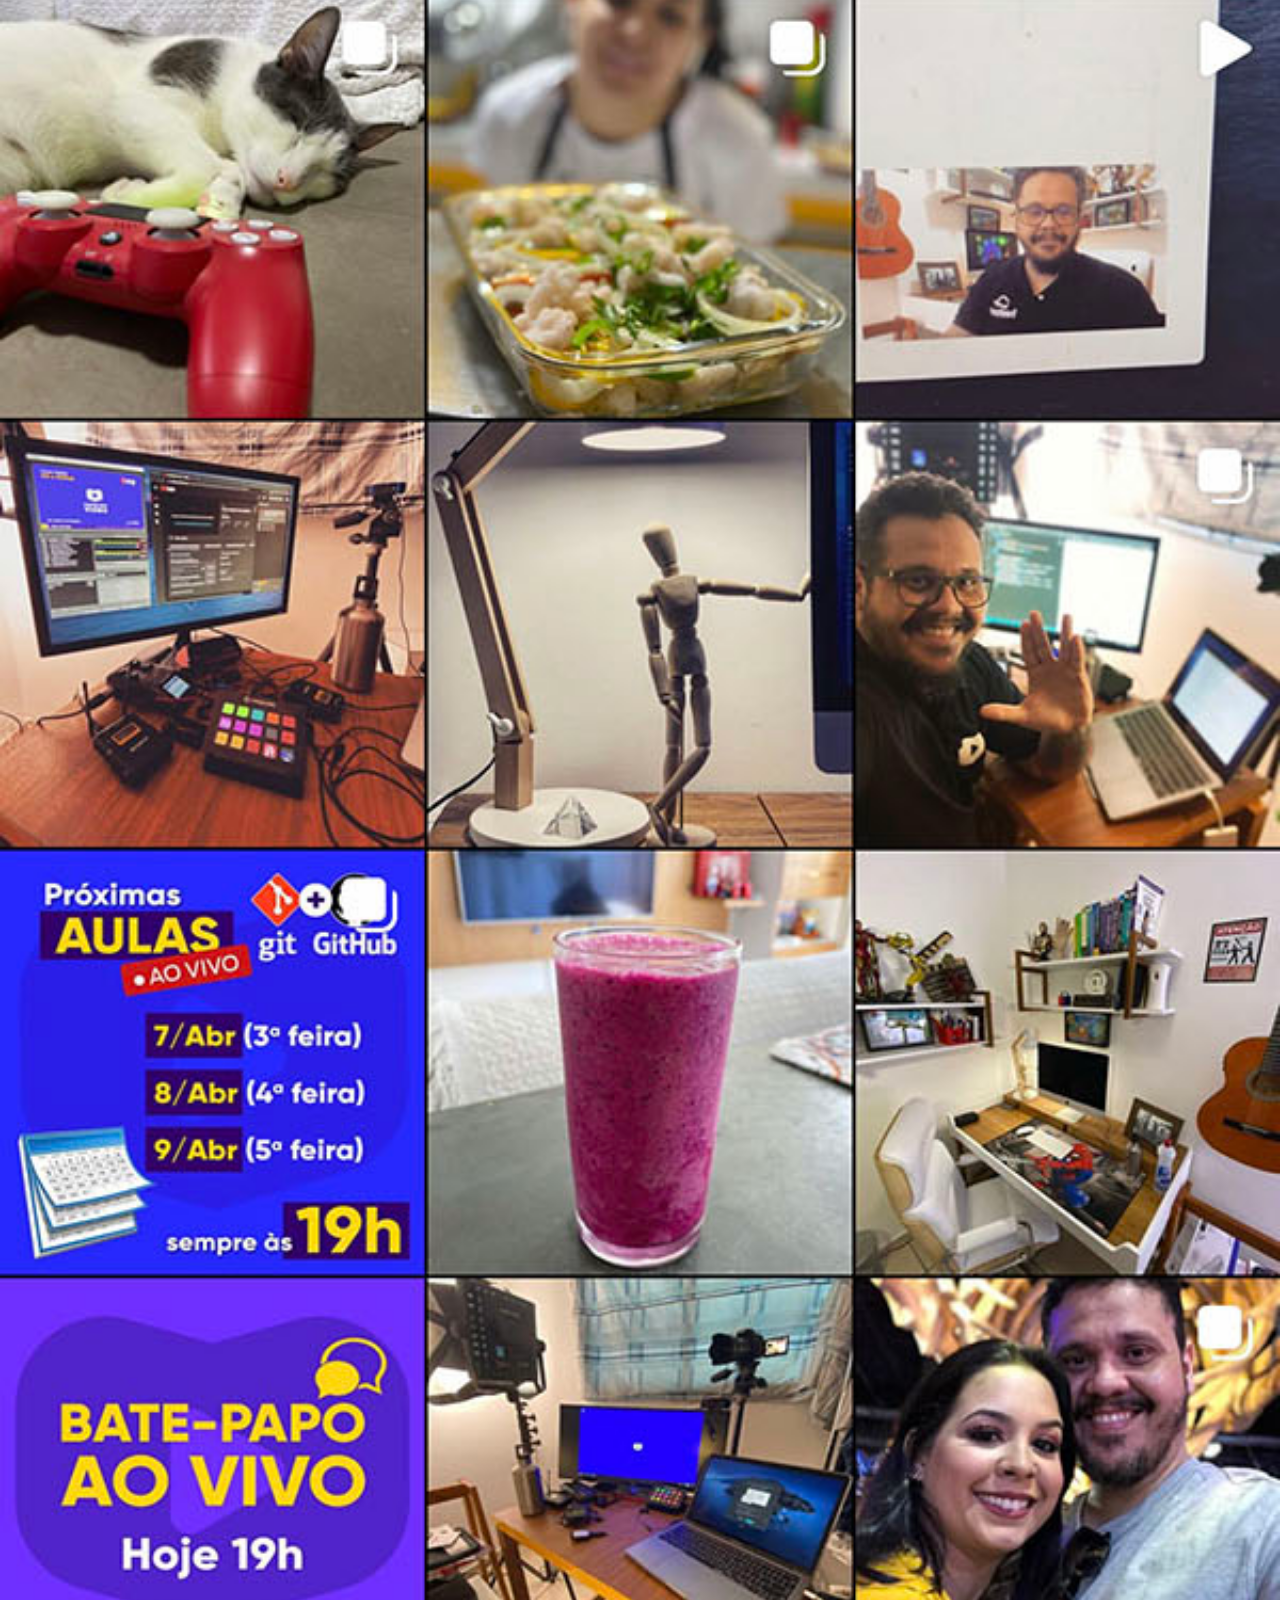
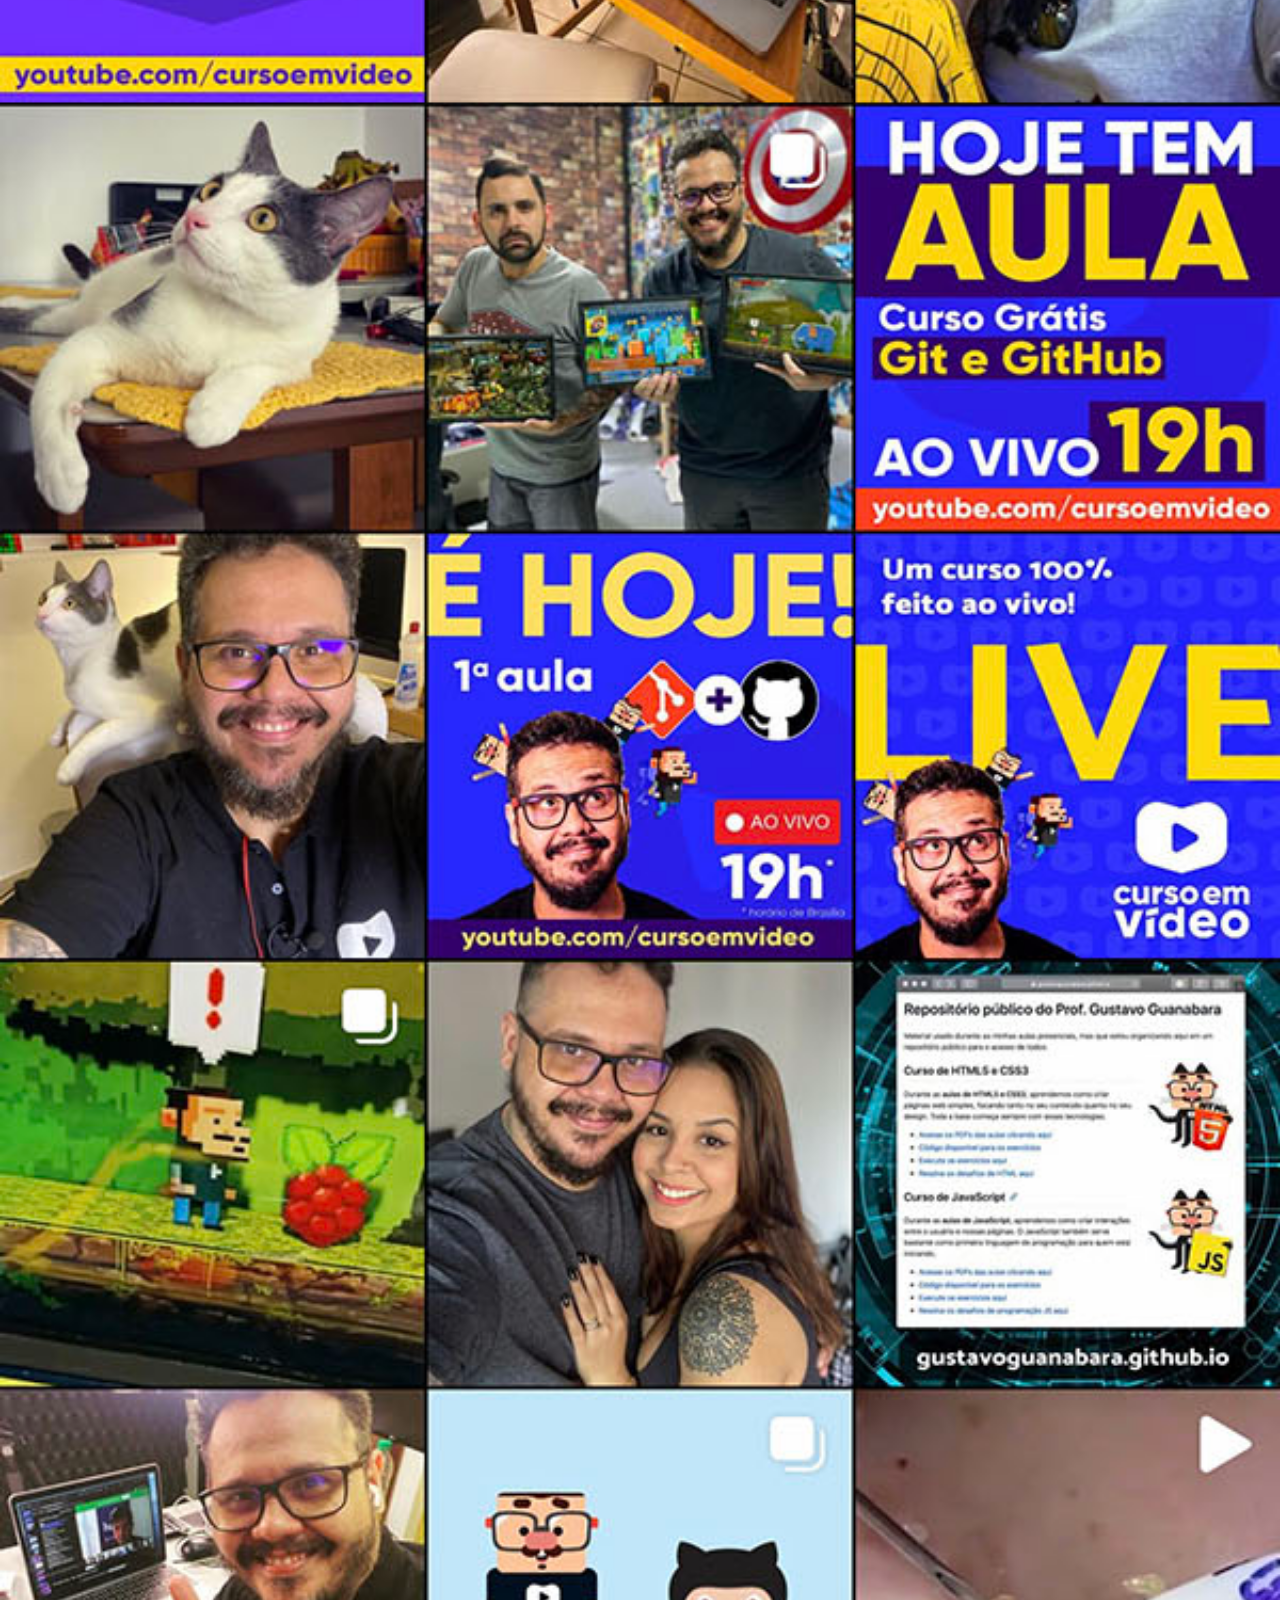
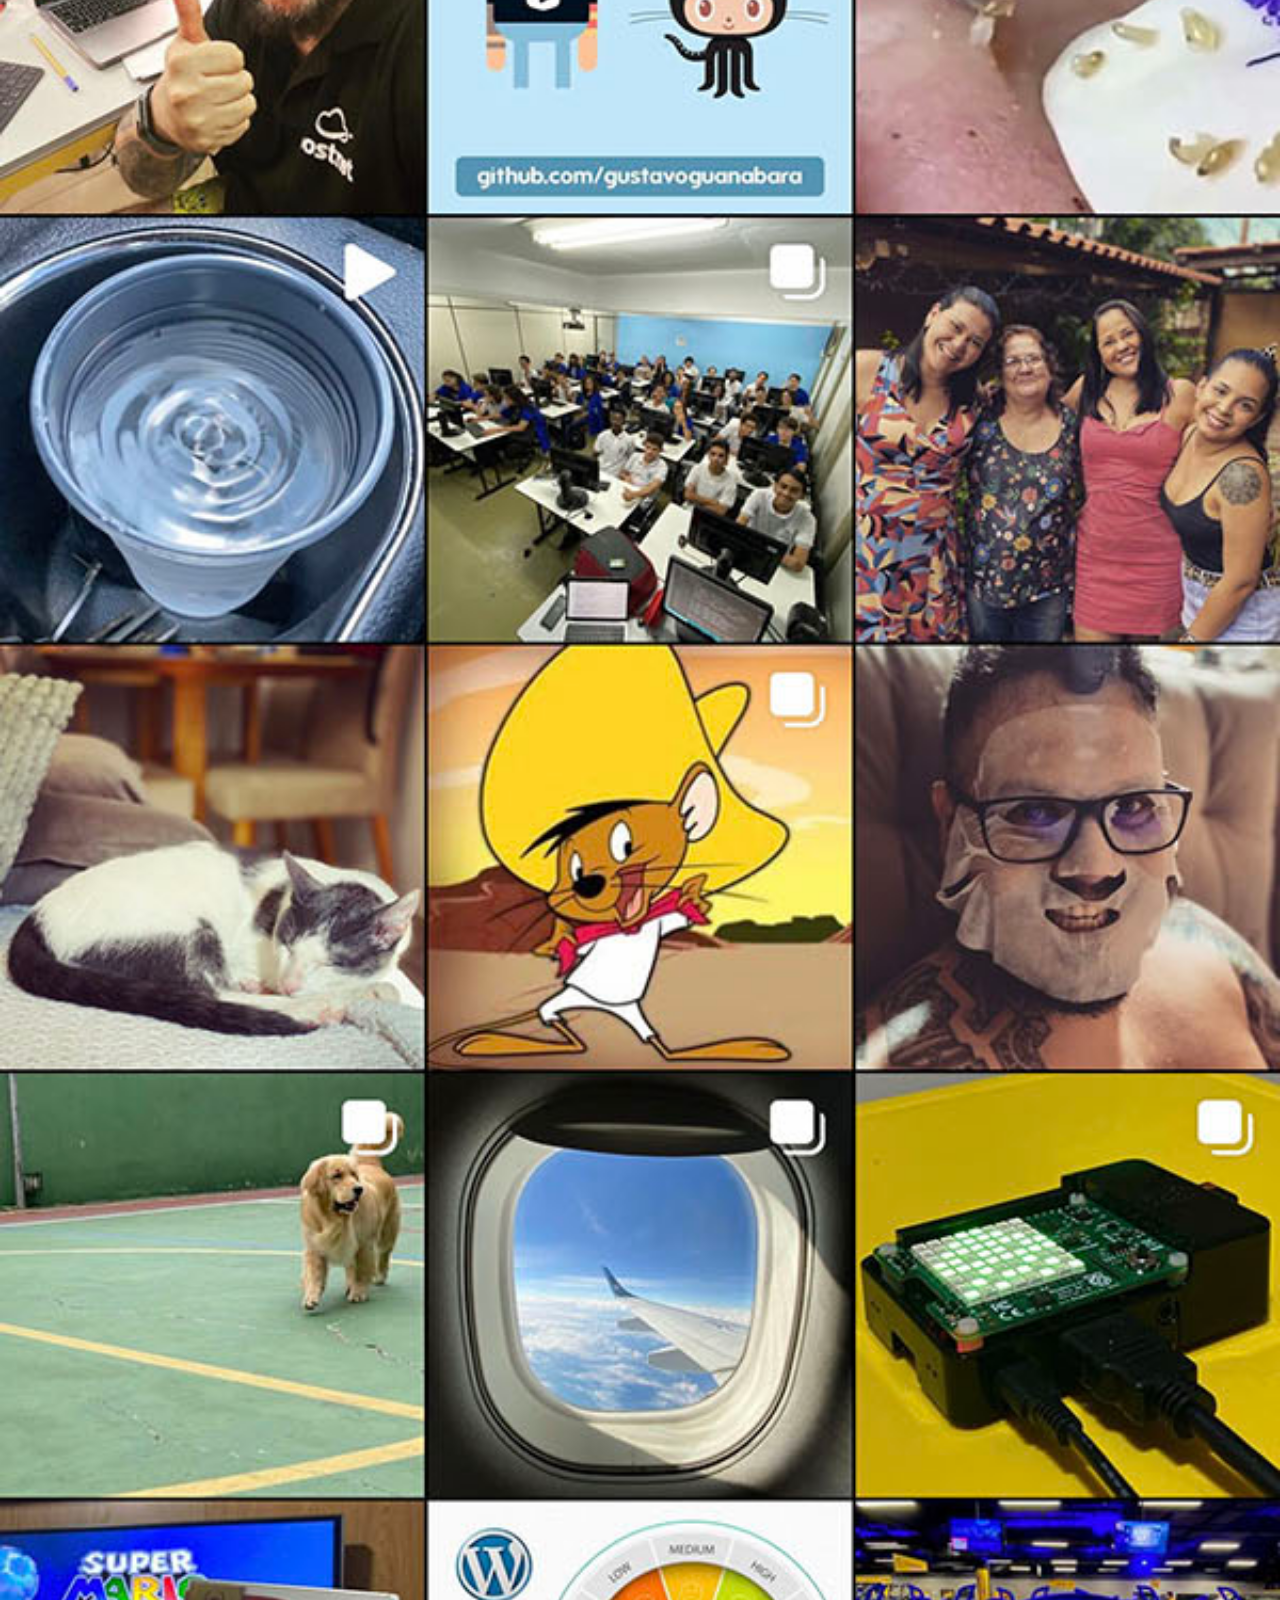
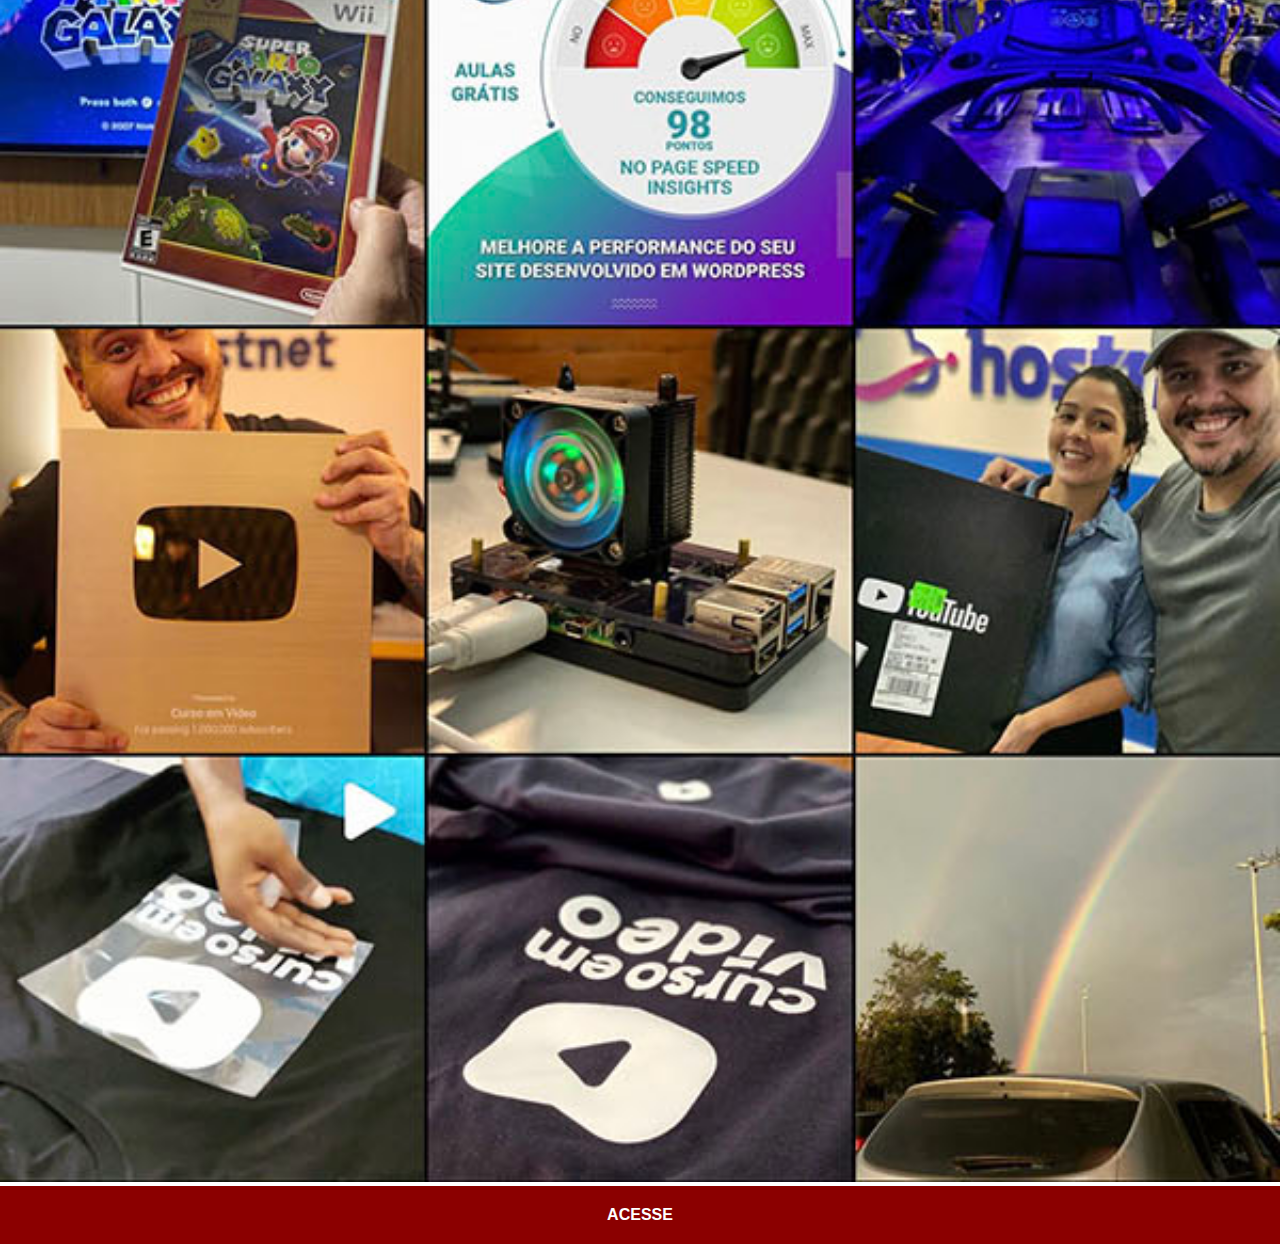
<file: instagram.html>
<!DOCTYPE html>
<html lang="pt-br">
<head>
    <meta charset="UTF-8">
    <meta name="viewport" content="width=device-width, initial-scale=1.0">
    <title>Instagram</title>
    <link rel="stylesheet" href="estilos/social.css">
</head>
<body>
    <img src="imagens/tela-instagram.jpg" alt="Instagram Bárbara"><a href="https://www.instagram.com/barbara_dalto/" target="_blank">ACESSE</a>
</body>
</html>
</file>
<file: estilos/style.css>
@charset "UTF-8";
* {
    margin: 0;
    padding: 0;
    box-sizing: border-box;
    font-family: Arial, Helvetica, sans-serif;
}

html, body {
    height: 100vh;
    width: 100vw;
    background-color: #0b0909;
}
body {
    background: url('../imagens/11721891.jpg') no-repeat center center fixed;
    background-size: cover;
}

main {
    height: 100vh;
    position: relative;
}
section#telefone {
    position: absolute;
    top: 50%;
    left: 50%;
    transform: translate(-50%, -50%);
    height: 627px;
    width: 311px;
    background-color: #941f1f;
    background: url('../imagens/frame-iphone.png') no-repeat;
}
iframe#tela {
    position: relative;
    top: 50%;
    left: 50%;
    transform: translate(-50%, -50%);
    height: 480px;
    width: 269px;
    border: none;
    
}
section#redes-sociais img {
    width: 50px;
    margin: 10px;
    border-radius: 50%;
    box-shadow: 2px 2px 5px #0000006b;
    box-sizing: border-box;
}
section#redes-sociais {
    text-align: right;
}
section#redes-sociais img:hover {
border: 2px solid #fffefe72;
transform: translate( -3px, -3px);
transition: transform 0.2s;
}
</file>
<file: estilos/social.css>
@charset "UTF-8";

    * {
        margin: 0;
        padding: 0;
        font-family: Arial, Helvetica, sans-serif;
    }

    ::-webkit-scrollbar {
        width:0px;
        height:0px;
    }
    img {
        width: 100vw;
    }

    a {
        display: block;
        background-color: darkred;
        color: white;
        text-decoration: none;
        padding: 20px;
        text-align: center;
        font-weight: bolder;
    }
    a:hover {
        background-color: red;
    }
</file>
